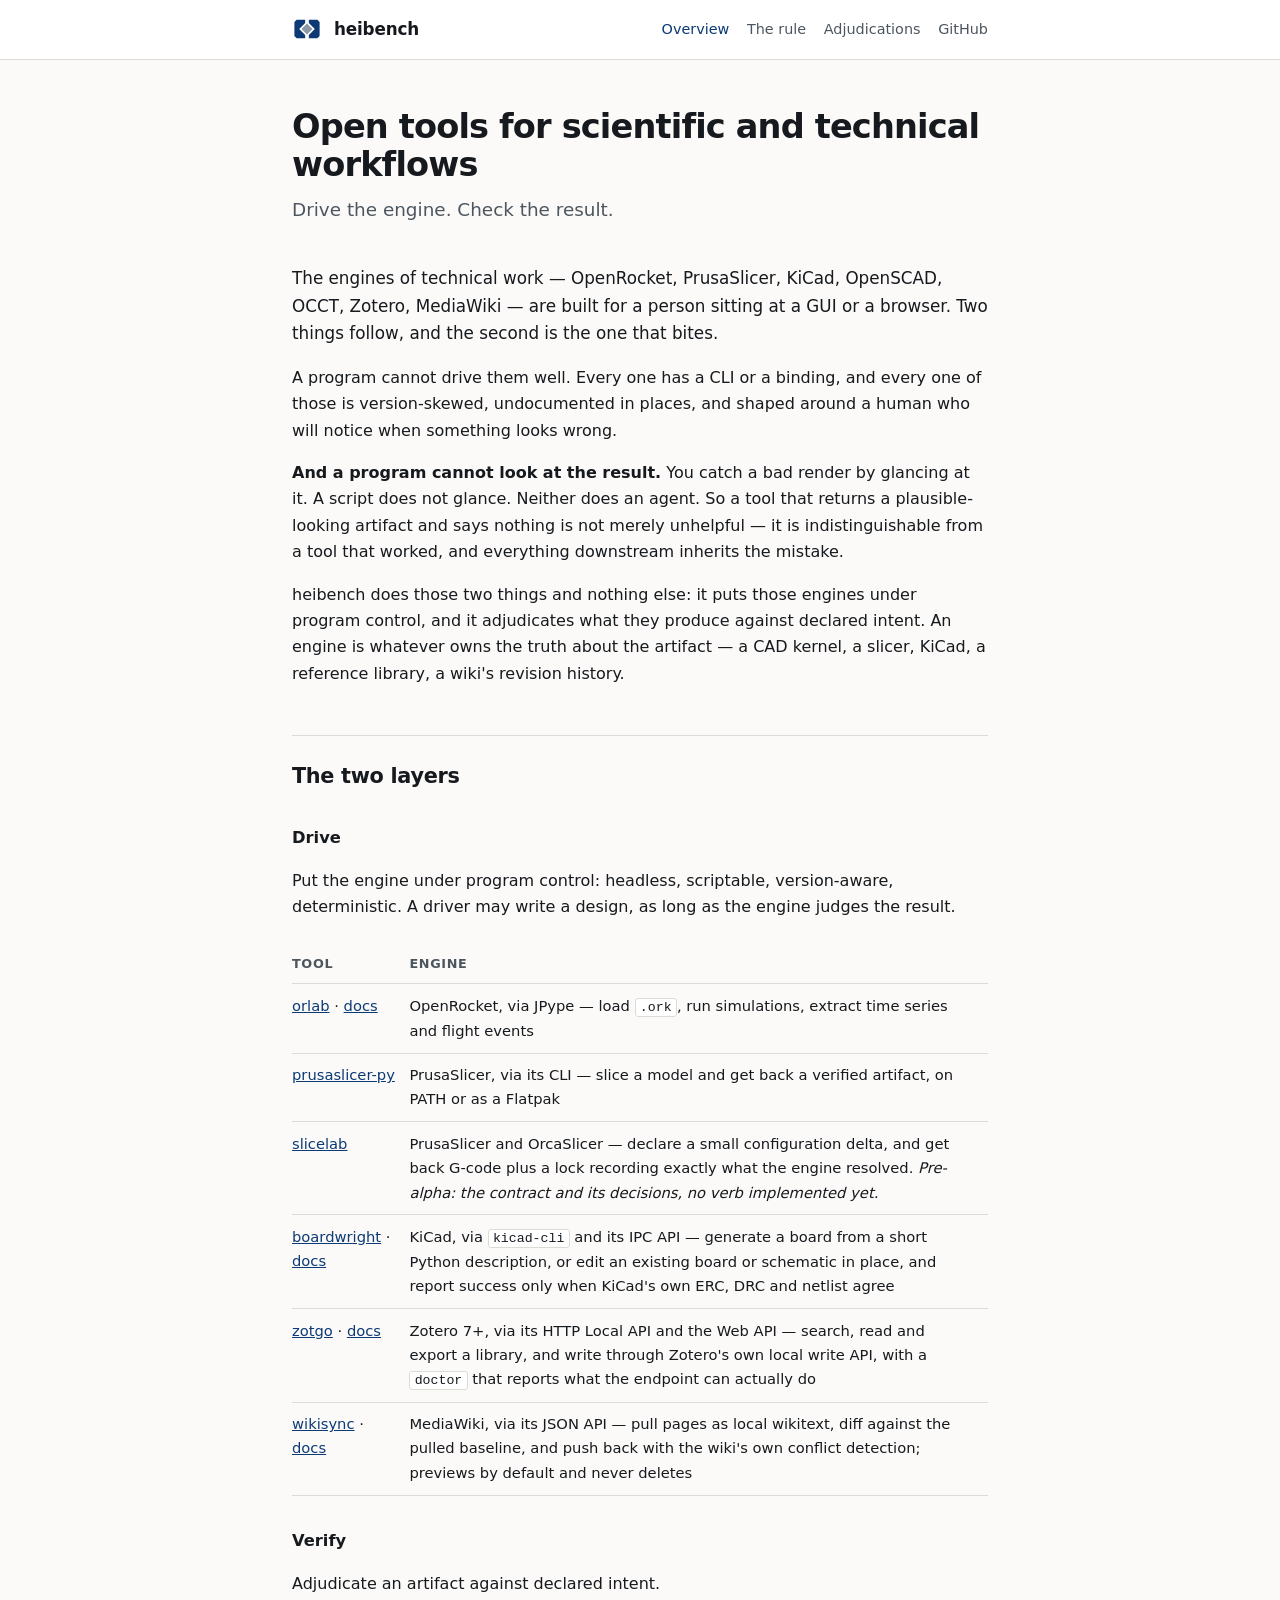
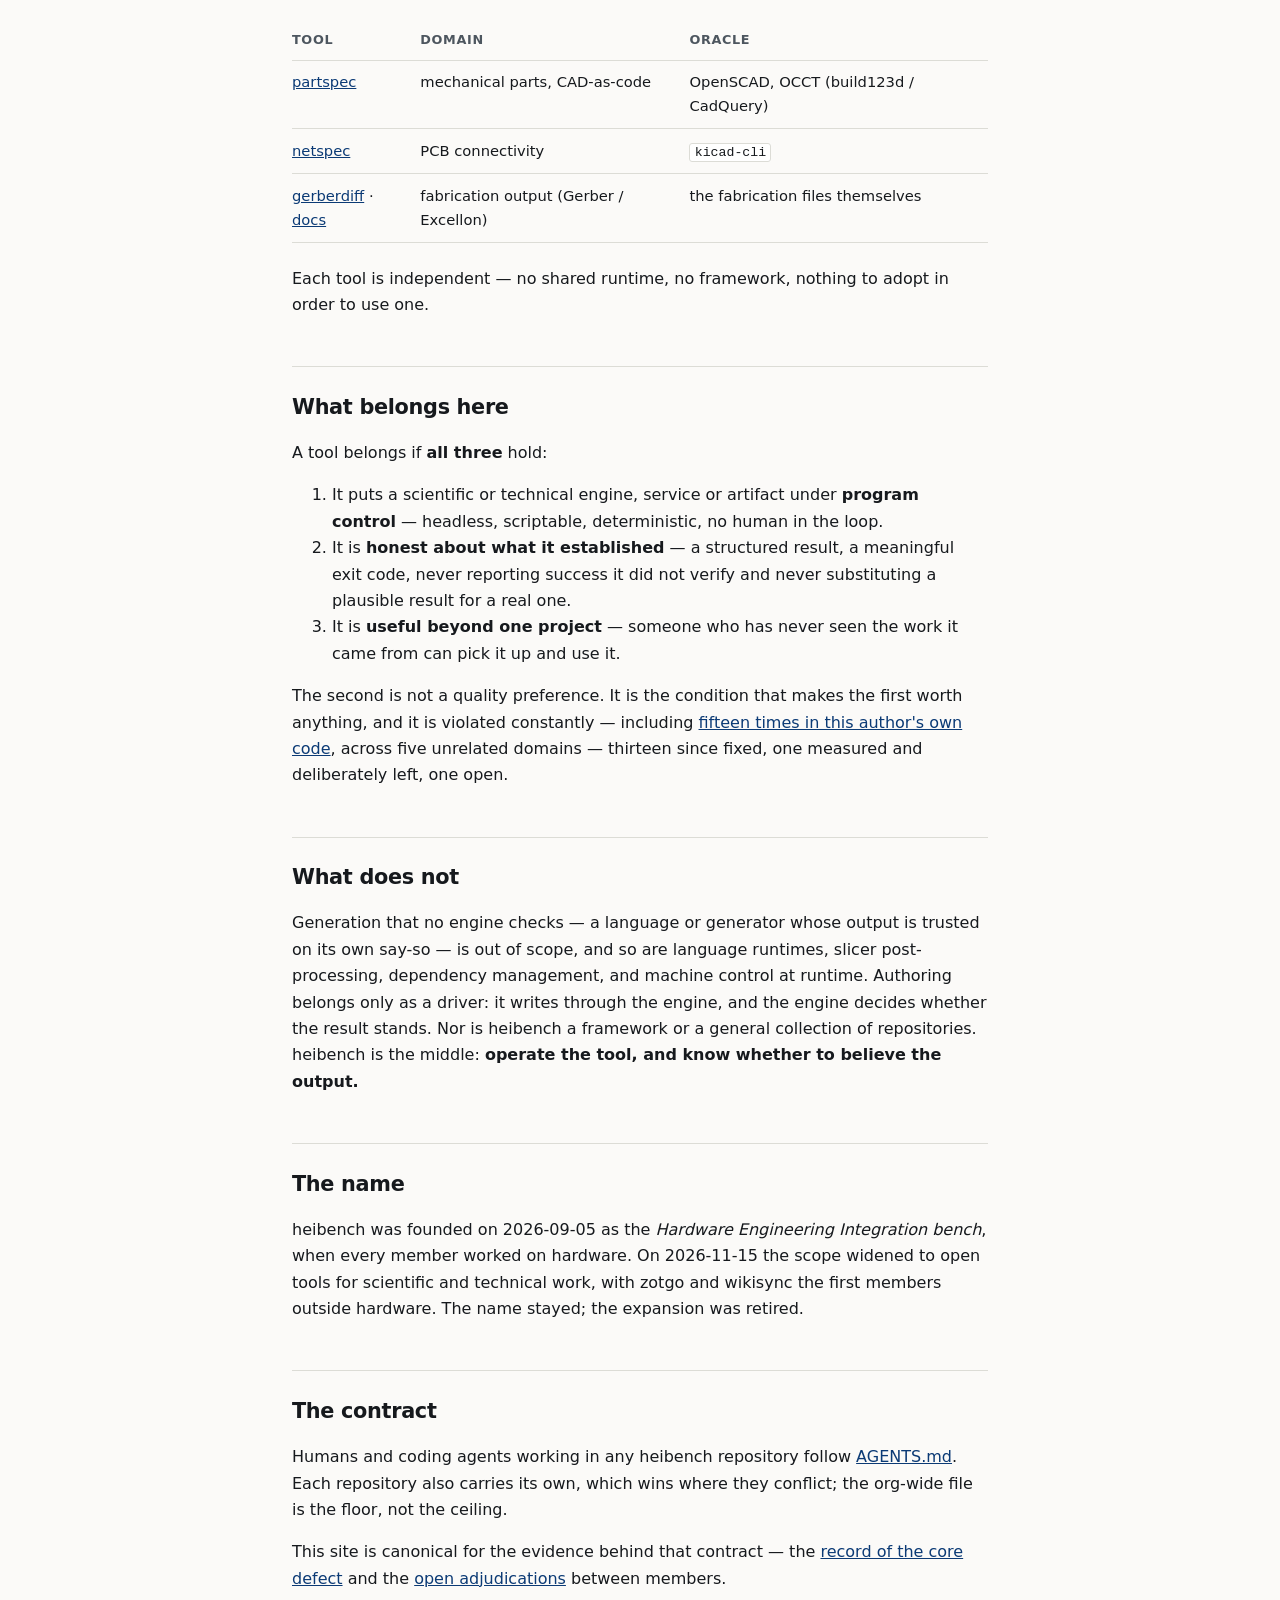
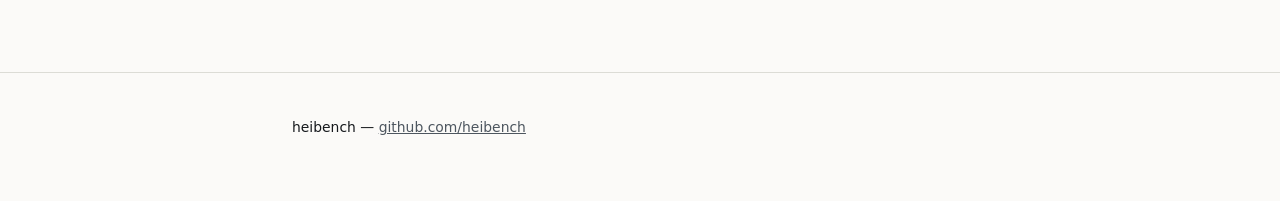
<file: index.html>
<!doctype html>
<html lang="en">
<head>
<meta charset="utf-8">
<meta name="viewport" content="width=device-width, initial-scale=1">
<title>heibench — drive the engine, check the result</title>
<meta name="description" content="Open tools for scientific and technical workflows: put the engines of technical work under program control, and adjudicate what they produce against declared intent.">
<link rel="icon" href="/assets/favicon.svg" type="image/svg+xml">
<link rel="alternate icon" href="/assets/favicon.ico" sizes="any">
<link rel="apple-touch-icon" href="/assets/apple-touch-icon.png">
<link rel="stylesheet" href="/assets/site.css">
</head>
<body>

<header class="site">
  <div class="wrap">
    <img src="/assets/favicon.svg" alt="">
    <a class="home" href="/">heibench</a>
    <nav>
      <a href="/" aria-current="page">Overview</a>
      <a href="/silence.html">The rule</a>
      <a href="/adjudications.html">Adjudications</a>
      <a href="https://github.com/heibench">GitHub</a>
    </nav>
  </div>
</header>

<main class="wrap">

  <h1>Open tools for scientific and technical workflows</h1>
  <p class="tagline">Drive the engine. Check the result.</p>

  <p class="lead">The engines of technical work — OpenRocket, PrusaSlicer, KiCad,
  OpenSCAD, OCCT, Zotero, MediaWiki — are built for a person sitting at a GUI or a
  browser. Two things follow, and the second is the one that bites.</p>

  <p>A program cannot drive them well. Every one has a CLI or a binding, and every one
  of those is version-skewed, undocumented in places, and shaped around a human who
  will notice when something looks wrong.</p>

  <p><strong>And a program cannot look at the result.</strong> You catch a bad render by
  glancing at it. A script does not glance. Neither does an agent. So a tool that
  returns a plausible-looking artifact and says nothing is not merely unhelpful — it
  is indistinguishable from a tool that worked, and everything downstream inherits
  the mistake.</p>

  <p>heibench does those two things and nothing else: it puts those engines under
  program control, and it adjudicates what they produce against declared intent. An
  engine is whatever owns the truth about the artifact — a CAD kernel, a slicer, KiCad,
  a reference library, a wiki's revision history.</p>

  <h2>The two layers</h2>

  <h3>Drive</h3>
  <p>Put the engine under program control: headless, scriptable, version-aware,
  deterministic. A driver may write a design, as long as the engine judges the result.</p>

  <div class="scroll">
  <table>
    <thead><tr><th>Tool</th><th>Engine</th></tr></thead>
    <tbody>
      <tr>
        <td><a href="https://github.com/heibench/orlab">orlab</a> · <a href="/orlab/">docs</a></td>
        <td>OpenRocket, via JPype — load <code>.ork</code>, run simulations, extract
        time series and flight events</td>
      </tr>
      <tr>
        <td><a href="https://github.com/heibench/prusaslicer-py">prusaslicer-py</a></td>
        <td>PrusaSlicer, via its CLI — slice a model and get back a verified artifact,
        on PATH or as a Flatpak</td>
      </tr>
      <tr>
        <td><a href="https://github.com/heibench/slicelab">slicelab</a></td>
        <td>PrusaSlicer and OrcaSlicer — declare a small configuration delta, and get back
        G-code plus a lock recording exactly what the engine resolved.
        <em>Pre-alpha: the contract and its decisions, no verb implemented yet.</em></td>
      </tr>
      <tr>
        <td><a href="https://github.com/heibench/boardwright">boardwright</a> · <a href="/boardwright/">docs</a></td>
        <td>KiCad, via <code>kicad-cli</code> and its IPC API — generate a board from a short
        Python description, or edit an existing board or schematic in place, and report
        success only when KiCad's own ERC, DRC and netlist agree</td>
      </tr>
      <tr>
        <td><a href="https://github.com/heibench/zotgo">zotgo</a> · <a href="/zotgo/">docs</a></td>
        <td>Zotero 7+, via its HTTP Local API and the Web API — search, read and export a
        library, and write through Zotero's own local write API, with a <code>doctor</code>
        that reports what the endpoint can actually do</td>
      </tr>
      <tr>
        <td><a href="https://github.com/heibench/wikisync">wikisync</a> · <a href="/wikisync/">docs</a></td>
        <td>MediaWiki, via its JSON API — pull pages as local wikitext, diff against the
        pulled baseline, and push back with the wiki's own conflict detection; previews
        by default and never deletes</td>
      </tr>
    </tbody>
  </table>
  </div>

  <h3>Verify</h3>
  <p>Adjudicate an artifact against declared intent.</p>

  <div class="scroll">
  <table>
    <thead><tr><th>Tool</th><th>Domain</th><th>Oracle</th></tr></thead>
    <tbody>
      <tr>
        <td><a href="https://github.com/heibench/partspec">partspec</a></td>
        <td>mechanical parts, CAD-as-code</td>
        <td>OpenSCAD, OCCT (build123d / CadQuery)</td>
      </tr>
      <tr>
        <td><a href="https://github.com/heibench/netspec">netspec</a></td>
        <td>PCB connectivity</td>
        <td><code>kicad-cli</code></td>
      </tr>
      <tr>
        <td><a href="https://github.com/heibench/gerberdiff">gerberdiff</a> · <a href="/gerberdiff/">docs</a></td>
        <td>fabrication output (Gerber / Excellon)</td>
        <td>the fabrication files themselves</td>
      </tr>
    </tbody>
  </table>
  </div>

  <p>Each tool is independent — no shared runtime, no framework, nothing to adopt in
  order to use one.</p>

  <h2>What belongs here</h2>

  <p>A tool belongs if <strong>all three</strong> hold:</p>

  <ol>
    <li>It puts a scientific or technical engine, service or artifact under
    <strong>program control</strong> — headless, scriptable, deterministic, no human in
    the loop.</li>
    <li>It is <strong>honest about what it established</strong> — a structured result, a
    meaningful exit code, never reporting success it did not verify and never
    substituting a plausible result for a real one.</li>
    <li>It is <strong>useful beyond one project</strong> — someone who has never seen the
    work it came from can pick it up and use it.</li>
  </ol>

  <p>The second is not a quality preference. It is the condition that makes the first
  worth anything, and it is violated constantly — including
  <a href="/silence.html">fifteen times in this author's own code</a>, across five
  unrelated domains &mdash; thirteen since fixed, one measured and deliberately left,
  one open.</p>

  <h2>What does not</h2>

  <p>Generation that no engine checks — a language or generator whose output is
  trusted on its own say-so — is out of scope, and so are language runtimes, slicer
  post-processing, dependency management, and machine control at runtime. Authoring
  belongs only as a driver: it writes through the engine, and the engine decides whether
  the result stands. Nor is heibench a framework or a general collection of
  repositories. heibench is the middle: <strong>operate the tool, and know whether to
  believe the output.</strong></p>

  <h2>The name</h2>

  <p>heibench was founded on 2026-09-05 as the <em>Hardware Engineering Integration
  bench</em>, when every member worked on hardware. On 2026-11-15 the scope
  widened to open tools for scientific and technical work, with zotgo and wikisync the
  first members outside hardware. The name stayed; the expansion was retired.</p>

  <h2>The contract</h2>

  <p>Humans and coding agents working in any heibench repository follow
  <a href="https://github.com/heibench/.github/blob/main/AGENTS.md">AGENTS.md</a>.
  Each repository also carries its own, which wins where they conflict; the org-wide
  file is the floor, not the ceiling.</p>

  <p>This site is canonical for the evidence behind that contract — the
  <a href="/silence.html">record of the core defect</a> and the
  <a href="/adjudications.html">open adjudications</a> between members.</p>

</main>

<footer class="site">
  <div class="wrap">
    <p>heibench — <a href="https://github.com/heibench">github.com/heibench</a></p>
  </div>
</footer>

</body>
</html>
</file>
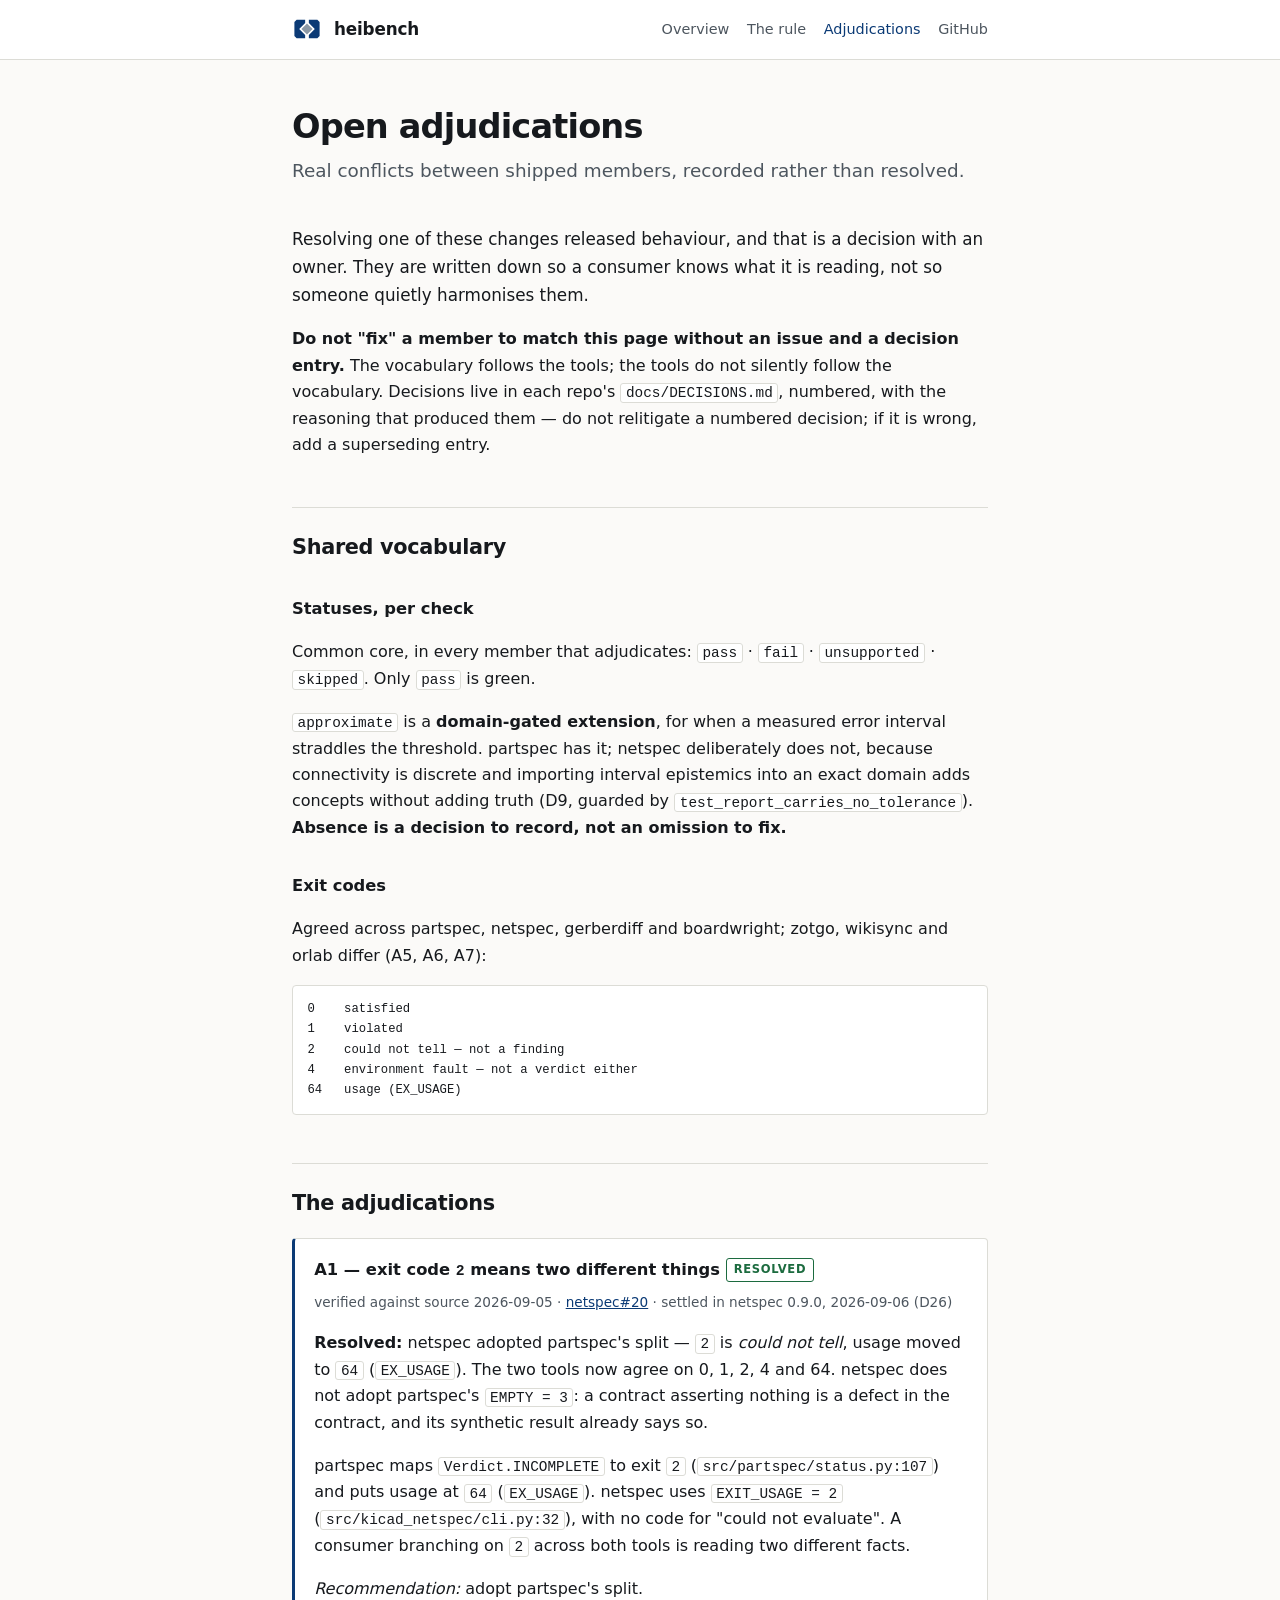
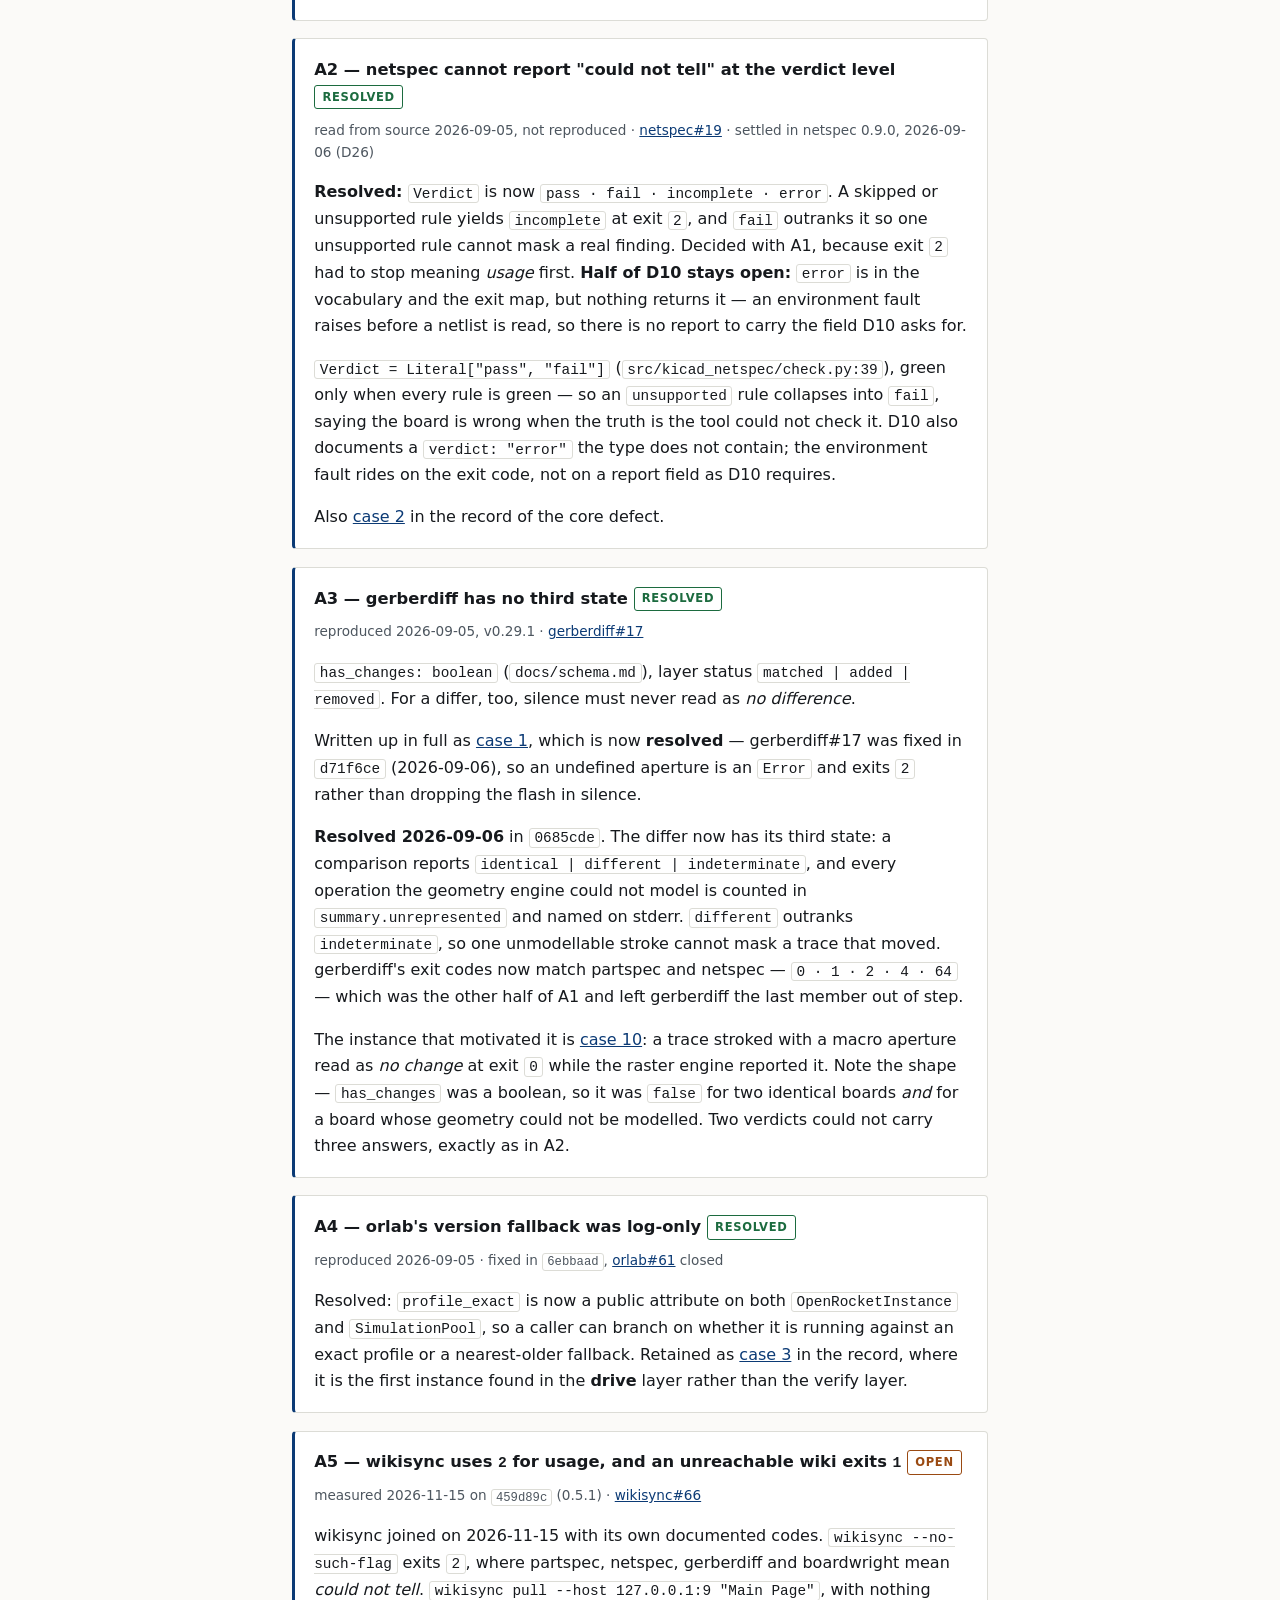
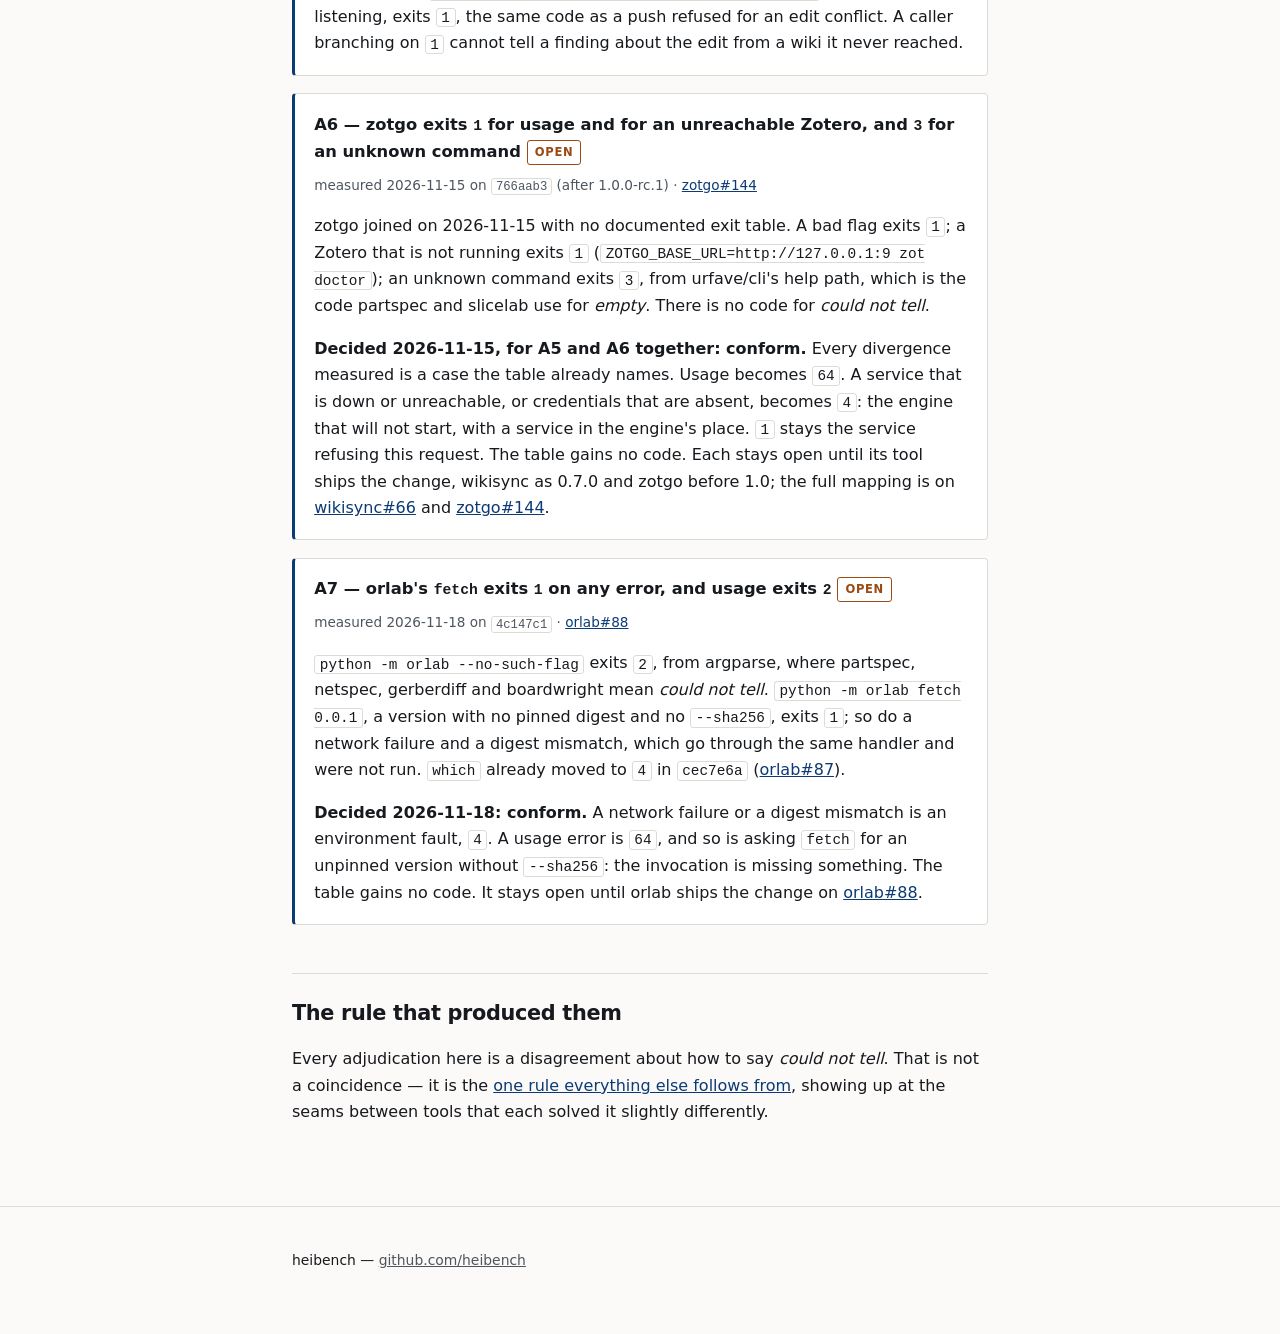
<file: adjudications.html>
<!doctype html>
<html lang="en">
<head>
<meta charset="utf-8">
<meta name="viewport" content="width=device-width, initial-scale=1">
<title>Open adjudications — heibench</title>
<meta name="description" content="Real conflicts between shipped heibench members, recorded rather than resolved.">
<link rel="icon" href="/assets/favicon.svg" type="image/svg+xml">
<link rel="alternate icon" href="/assets/favicon.ico" sizes="any">
<link rel="apple-touch-icon" href="/assets/apple-touch-icon.png">
<link rel="stylesheet" href="/assets/site.css">
</head>
<body>

<header class="site">
  <div class="wrap">
    <img src="/assets/favicon.svg" alt="">
    <a class="home" href="/">heibench</a>
    <nav>
      <a href="/">Overview</a>
      <a href="/silence.html">The rule</a>
      <a href="/adjudications.html" aria-current="page">Adjudications</a>
      <a href="https://github.com/heibench">GitHub</a>
    </nav>
  </div>
</header>

<main class="wrap">

  <h1>Open adjudications</h1>
  <p class="tagline">Real conflicts between shipped members, recorded rather than
  resolved.</p>

  <p class="lead">Resolving one of these changes released behaviour, and that is a
  decision with an owner. They are written down so a consumer knows what it is
  reading, not so someone quietly harmonises them.</p>

  <p><strong>Do not "fix" a member to match this page without an issue and a decision
  entry.</strong> The vocabulary follows the tools; the tools do not silently follow
  the vocabulary. Decisions live in each repo's <code>docs/DECISIONS.md</code>,
  numbered, with the reasoning that produced them — do not relitigate a numbered
  decision; if it is wrong, add a superseding entry.</p>

  <h2>Shared vocabulary</h2>

  <h3>Statuses, per check</h3>
  <p>Common core, in every member that adjudicates: <code>pass</code> ·
  <code>fail</code> · <code>unsupported</code> · <code>skipped</code>. Only
  <code>pass</code> is green.</p>

  <p><code>approximate</code> is a <strong>domain-gated extension</strong>, for when a
  measured error interval straddles the threshold. partspec has it; netspec
  deliberately does not, because connectivity is discrete and importing interval
  epistemics into an exact domain adds concepts without adding truth (D9, guarded by
  <code>test_report_carries_no_tolerance</code>). <strong>Absence is a decision to
  record, not an omission to fix.</strong></p>

  <h3>Exit codes</h3>
  <p>Agreed across partspec, netspec, gerberdiff and boardwright; zotgo, wikisync and
  orlab differ (A5, A6, A7):</p>
<pre><code>0    satisfied
1    violated
2    could not tell — not a finding
4    environment fault — not a verdict either
64   usage (EX_USAGE)</code></pre>

  <h2>The adjudications</h2>

  <div class="case">
    <h3>A1 — exit code <code>2</code> means two different things
      <span class="tag resolved">resolved</span></h3>
    <p class="meta">verified against source 2026-09-05 ·
      <a href="https://github.com/heibench/netspec/issues/20">netspec#20</a> ·
      settled in netspec 0.9.0, 2026-09-06 (D26)</p>
    <p><strong>Resolved:</strong> netspec adopted partspec's split —
    <code>2</code> is <em>could not tell</em>, usage moved to <code>64</code>
    (<code>EX_USAGE</code>). The two tools now agree on 0, 1, 2, 4 and 64. netspec
    does not adopt partspec's <code>EMPTY = 3</code>: a contract asserting nothing is a
    defect in the contract, and its synthetic result already says so.</p>
    <p>partspec maps <code>Verdict.INCOMPLETE</code> to exit <code>2</code>
    (<code>src/partspec/status.py:107</code>) and puts usage at <code>64</code>
    (<code>EX_USAGE</code>). netspec uses <code>EXIT_USAGE = 2</code>
    (<code>src/kicad_netspec/cli.py:32</code>), with no code for "could not evaluate".
    A consumer branching on <code>2</code> across both tools is reading two different
    facts.</p>
    <p><em>Recommendation:</em> adopt partspec's split.</p>
  </div>

  <div class="case">
    <h3>A2 — netspec cannot report "could not tell" at the verdict level
      <span class="tag resolved">resolved</span></h3>
    <p class="meta">read from source 2026-09-05, not reproduced ·
      <a href="https://github.com/heibench/netspec/issues/19">netspec#19</a> ·
      settled in netspec 0.9.0, 2026-09-06 (D26)</p>
    <p><strong>Resolved:</strong> <code>Verdict</code> is now
    <code>pass · fail · incomplete · error</code>. A skipped or unsupported rule yields
    <code>incomplete</code> at exit <code>2</code>, and <code>fail</code> outranks it so
    one unsupported rule cannot mask a real finding. Decided with A1, because exit
    <code>2</code> had to stop meaning <em>usage</em> first. <strong>Half of D10 stays
    open:</strong> <code>error</code> is in the vocabulary and the exit map, but nothing
    returns it — an environment fault raises before a netlist is read, so there is no
    report to carry the field D10 asks for.</p>
    <p><code>Verdict = Literal["pass", "fail"]</code>
    (<code>src/kicad_netspec/check.py:39</code>), green only when every rule is green —
    so an <code>unsupported</code> rule collapses into <code>fail</code>, saying the
    board is wrong when the truth is the tool could not check it. D10 also documents a
    <code>verdict: "error"</code> the type does not contain; the environment fault
    rides on the exit code, not on a report field as D10 requires.</p>
    <p>Also <a href="/silence.html">case 2</a> in the record of the core defect.</p>
  </div>

  <div class="case">
    <h3>A3 — gerberdiff has no third state
      <span class="tag resolved">resolved</span></h3>
    <p class="meta">reproduced 2026-09-05, v0.29.1 ·
      <a href="https://github.com/heibench/gerberdiff/issues/17">gerberdiff#17</a></p>
    <p><code>has_changes: boolean</code> (<code>docs/schema.md</code>), layer status
    <code>matched | added | removed</code>. For a differ, too, silence must never read
    as <em>no difference</em>.</p>
    <p>Written up in full as <a href="/silence.html">case 1</a>, which is now
    <strong>resolved</strong> — gerberdiff#17 was fixed in <code>d71f6ce</code>
    (2026-09-06), so an undefined aperture is an <code>Error</code> and exits
    <code>2</code> rather than dropping the flash in silence.</p>
    <p><strong>Resolved 2026-09-06</strong> in <code>0685cde</code>. The differ now has
    its third state: a comparison reports
    <code>identical | different | indeterminate</code>, and every operation the geometry
    engine could not model is counted in <code>summary.unrepresented</code> and named on
    stderr. <code>different</code> outranks <code>indeterminate</code>, so one
    unmodellable stroke cannot mask a trace that moved. gerberdiff's exit codes now match
    partspec and netspec — <code>0 · 1 · 2 · 4 · 64</code> — which was the other half of
    A1 and left gerberdiff the last member out of step.</p>
    <p>The instance that motivated it is
    <a href="/silence.html">case 10</a>: a trace stroked with a macro aperture read as
    <em>no change</em> at exit <code>0</code> while the raster engine reported it. Note
    the shape — <code>has_changes</code> was a boolean, so it was <code>false</code> for
    two identical boards <em>and</em> for a board whose geometry could not be modelled.
    Two verdicts could not carry three answers, exactly as in A2.</p>
  </div>

  <div class="case">
    <h3>A4 — orlab's version fallback was log-only
      <span class="tag resolved">resolved</span></h3>
    <p class="meta">reproduced 2026-09-05 · fixed in <code>6ebbaad</code>,
      <a href="https://github.com/heibench/orlab/issues/61">orlab#61</a> closed</p>
    <p>Resolved: <code>profile_exact</code> is now a public attribute on both
    <code>OpenRocketInstance</code> and <code>SimulationPool</code>, so a caller can
    branch on whether it is running against an exact profile or a nearest-older
    fallback. Retained as <a href="/silence.html">case 3</a> in the record, where it is
    the first instance found in the <strong>drive</strong> layer rather than the verify
    layer.</p>
  </div>

  <div class="case">
    <h3>A5 — wikisync uses <code>2</code> for usage, and an unreachable wiki exits <code>1</code>
      <span class="tag open">open</span></h3>
    <p class="meta">measured 2026-11-15 on <code>459d89c</code> (0.5.1) ·
      <a href="https://github.com/heibench/wikisync/issues/66">wikisync#66</a></p>
    <p>wikisync joined on 2026-11-15 with its own documented codes. <code>wikisync
    --no-such-flag</code> exits <code>2</code>, where partspec, netspec, gerberdiff and
    boardwright mean <em>could not tell</em>. <code>wikisync pull --host 127.0.0.1:9 "Main Page"</code>, with
    nothing listening, exits <code>1</code>, the same code as a push refused for an edit
    conflict. A caller branching on <code>1</code> cannot tell a finding about the
    edit from a wiki it never reached.</p>
  </div>

  <div class="case">
    <h3>A6 — zotgo exits <code>1</code> for usage and for an unreachable Zotero, and <code>3</code> for an unknown command
      <span class="tag open">open</span></h3>
    <p class="meta">measured 2026-11-15 on <code>766aab3</code> (after 1.0.0-rc.1) ·
      <a href="https://github.com/heibench/zotgo/issues/144">zotgo#144</a></p>
    <p>zotgo joined on 2026-11-15 with no documented exit table. A bad flag exits
    <code>1</code>; a Zotero that is not running exits <code>1</code>
    (<code>ZOTGO_BASE_URL=http://127.0.0.1:9 zot doctor</code>); an unknown command
    exits <code>3</code>, from urfave/cli's help path, which is the code partspec and
    slicelab use for <em>empty</em>. There is no code for <em>could not tell</em>.</p>
    <p><strong>Decided 2026-11-15, for A5 and A6 together: conform.</strong> Every
    divergence measured is a case the table already names. Usage becomes
    <code>64</code>. A service that is down or unreachable, or credentials that are
    absent, becomes <code>4</code>: the engine that will not start, with a service in
    the engine's place. <code>1</code> stays the service refusing this request. The
    table gains no code. Each stays open until its tool ships the change, wikisync as
    0.7.0 and zotgo before 1.0; the full mapping is on
    <a href="https://github.com/heibench/wikisync/issues/66">wikisync#66</a> and
    <a href="https://github.com/heibench/zotgo/issues/144">zotgo#144</a>.</p>
  </div>

  <div class="case">
    <h3>A7 — orlab's <code>fetch</code> exits <code>1</code> on any error, and usage exits <code>2</code>
      <span class="tag open">open</span></h3>
    <p class="meta">measured 2026-11-18 on <code>4c147c1</code> ·
      <a href="https://github.com/heibench/orlab/issues/88">orlab#88</a></p>
    <p><code>python -m orlab --no-such-flag</code> exits <code>2</code>, from argparse,
    where partspec, netspec, gerberdiff and boardwright mean <em>could not tell</em>.
    <code>python -m orlab fetch 0.0.1</code>, a version with no pinned digest and no
    <code>--sha256</code>, exits <code>1</code>; so do a network failure and a digest
    mismatch, which go through the same handler and were not run. <code>which</code>
    already moved to <code>4</code> in <code>cec7e6a</code>
    (<a href="https://github.com/heibench/orlab/issues/87">orlab#87</a>).</p>
    <p><strong>Decided 2026-11-18: conform.</strong> A network failure or a digest
    mismatch is an environment fault, <code>4</code>. A usage error is
    <code>64</code>, and so is asking <code>fetch</code> for an unpinned version
    without <code>--sha256</code>: the invocation is missing something. The table
    gains no code. It stays open until orlab ships the change on
    <a href="https://github.com/heibench/orlab/issues/88">orlab#88</a>.</p>
  </div>

  <h2>The rule that produced them</h2>

  <p>Every adjudication here is a disagreement about how to say <em>could not tell</em>.
  That is not a coincidence — it is the
  <a href="/silence.html">one rule everything else follows from</a>, showing up at the
  seams between tools that each solved it slightly differently.</p>

</main>

<footer class="site">
  <div class="wrap">
    <p>heibench — <a href="https://github.com/heibench">github.com/heibench</a></p>
  </div>
</footer>

</body>
</html>
</file>
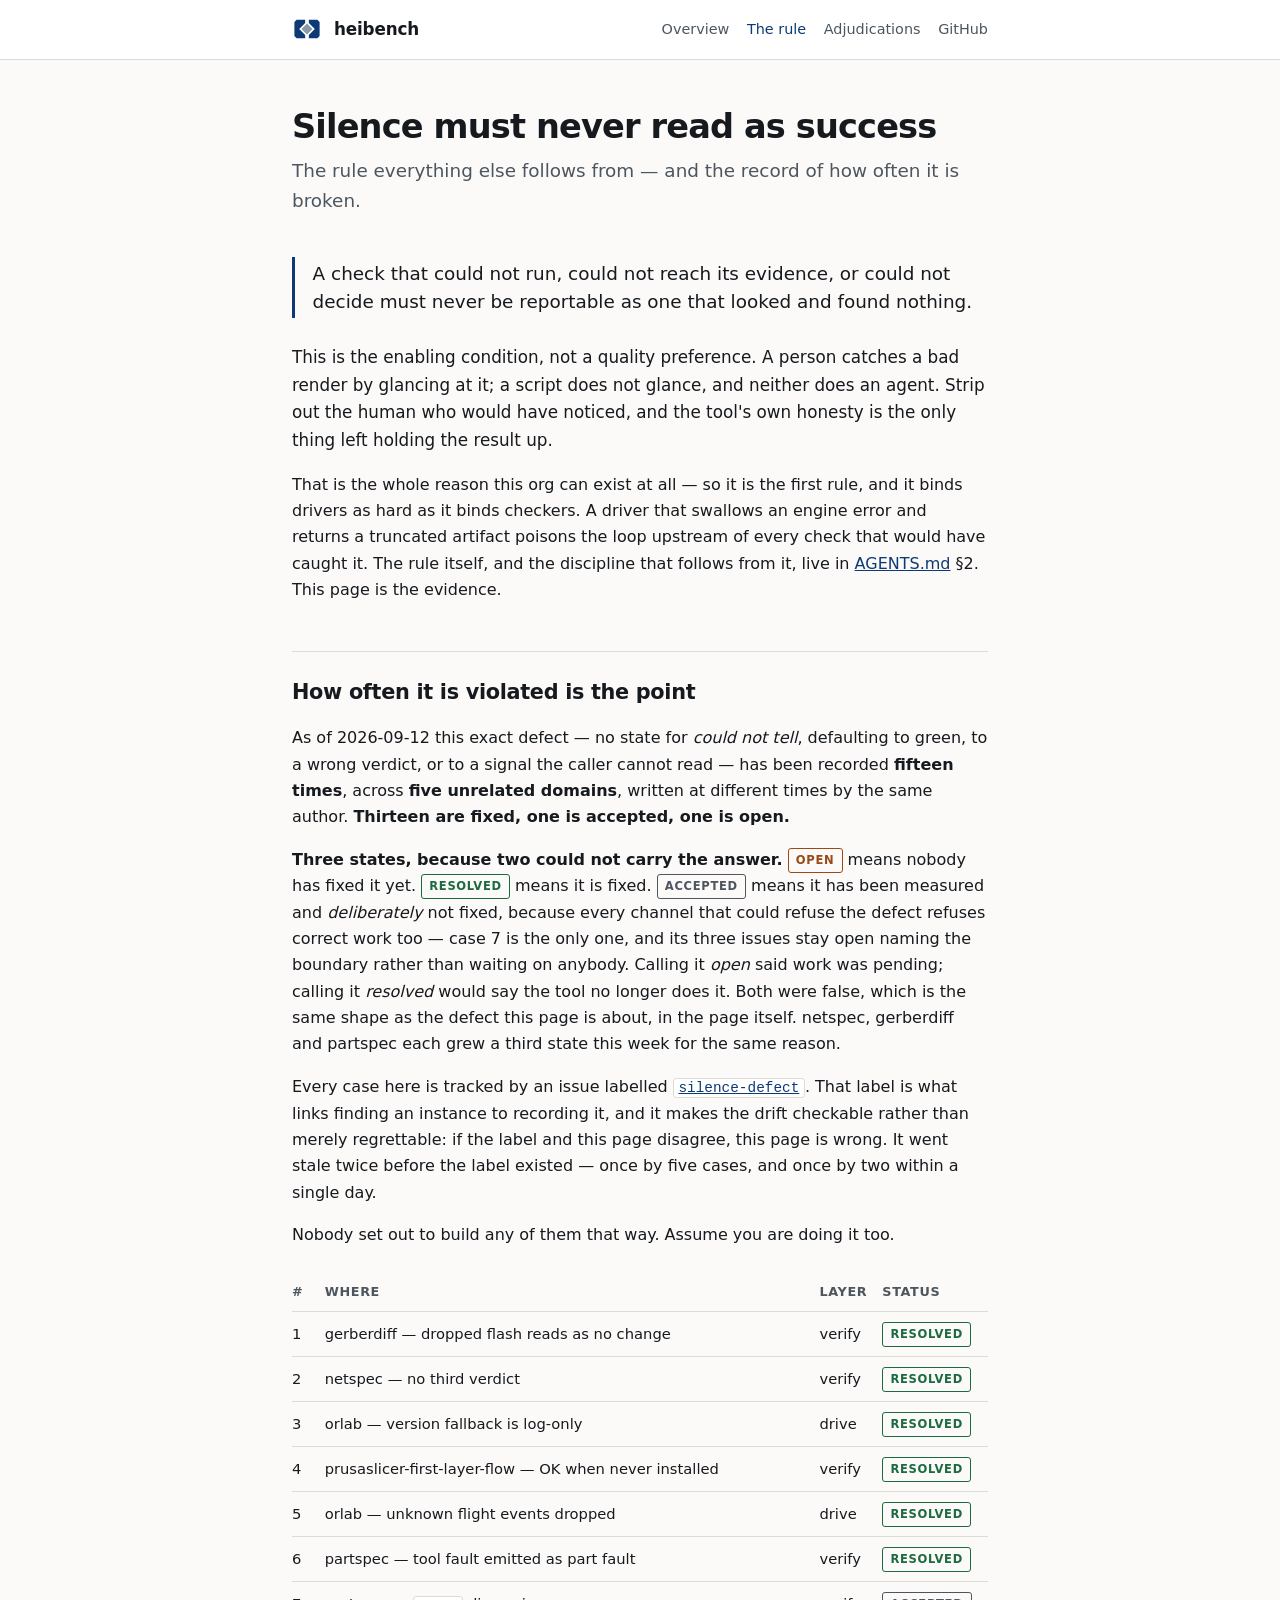
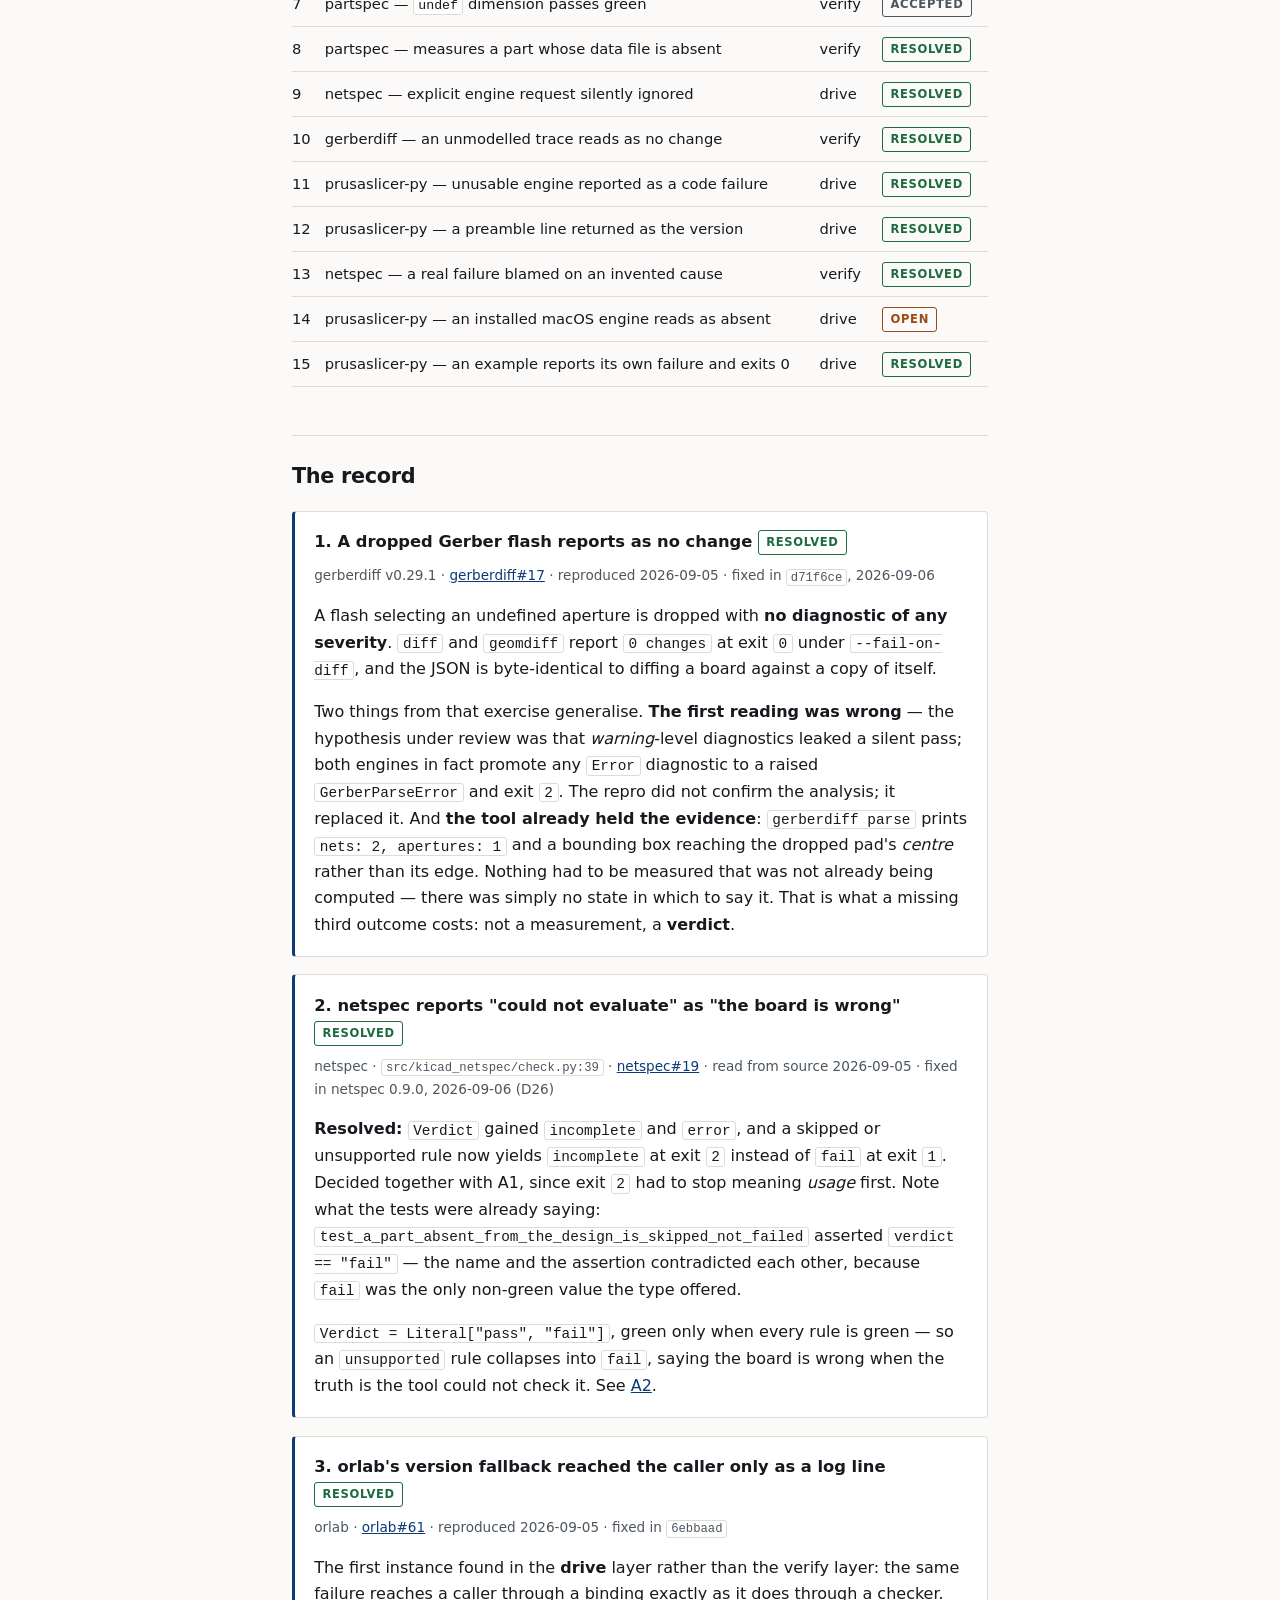
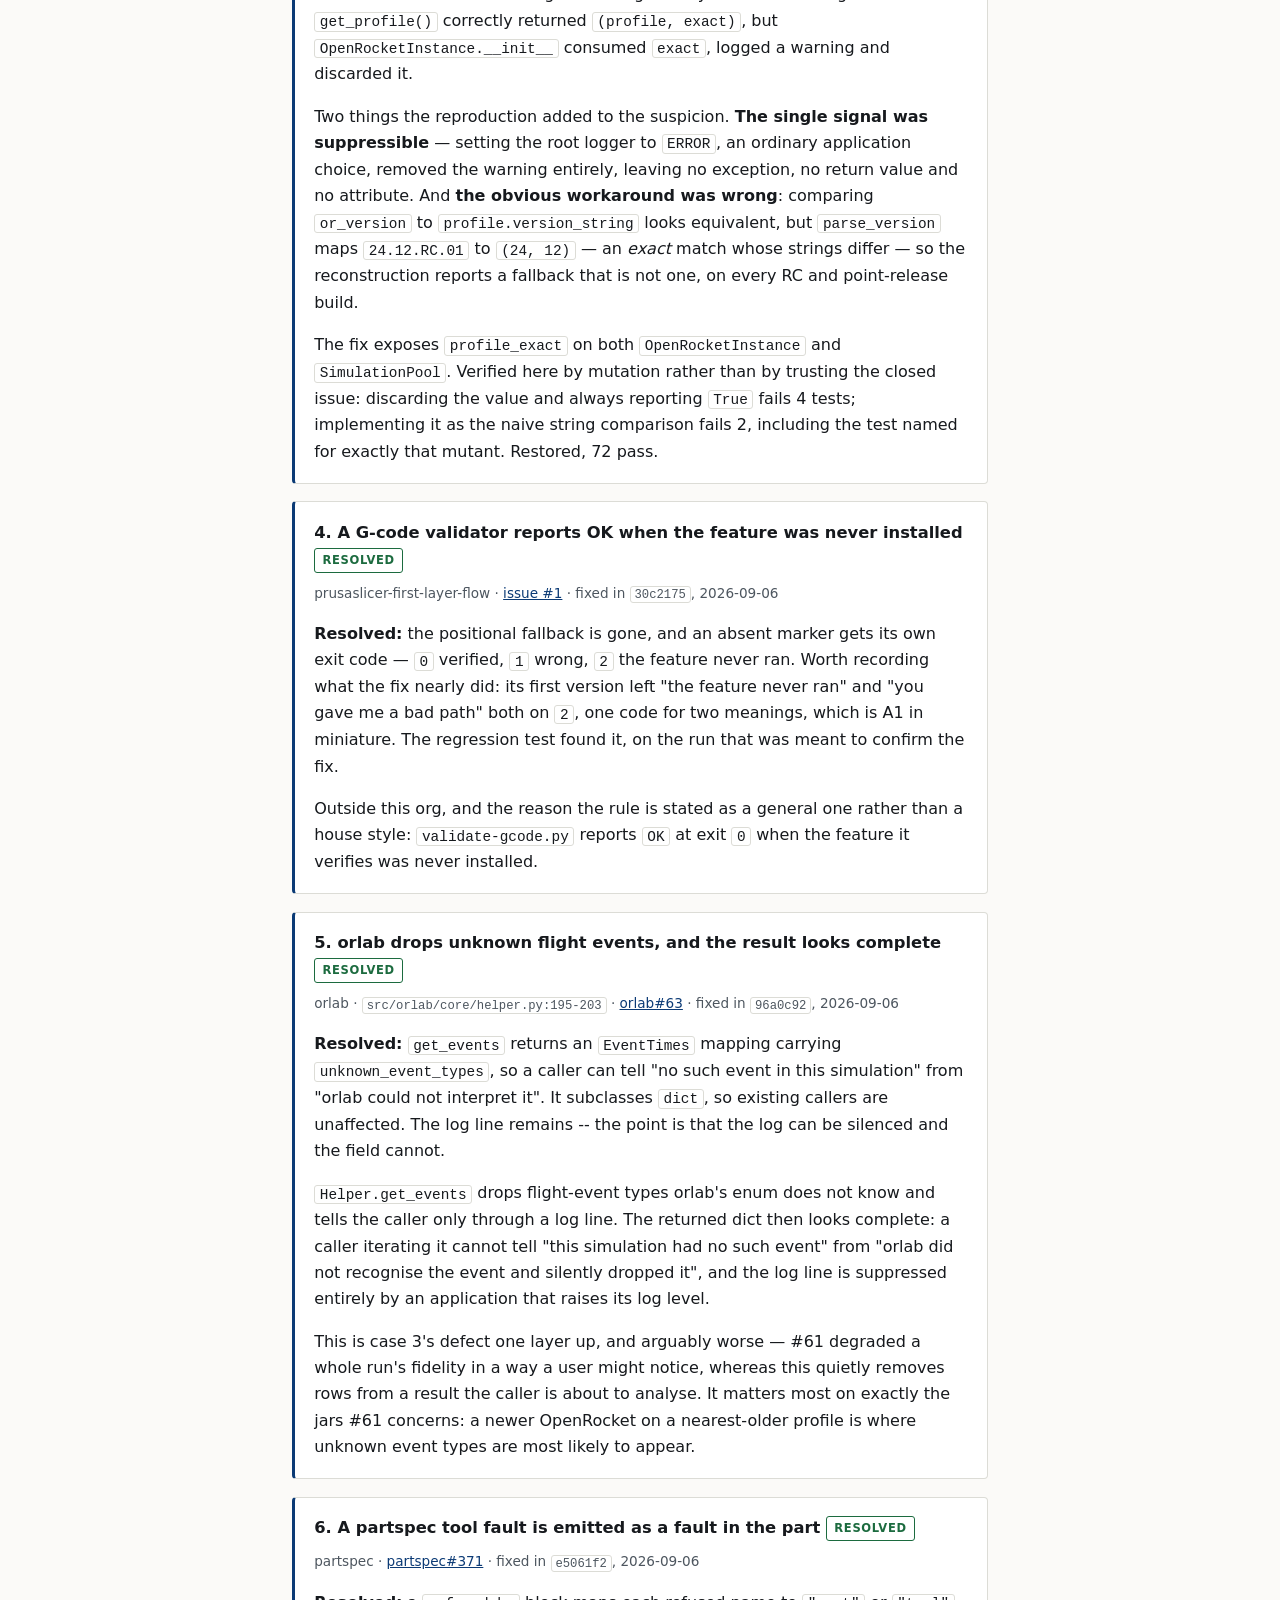
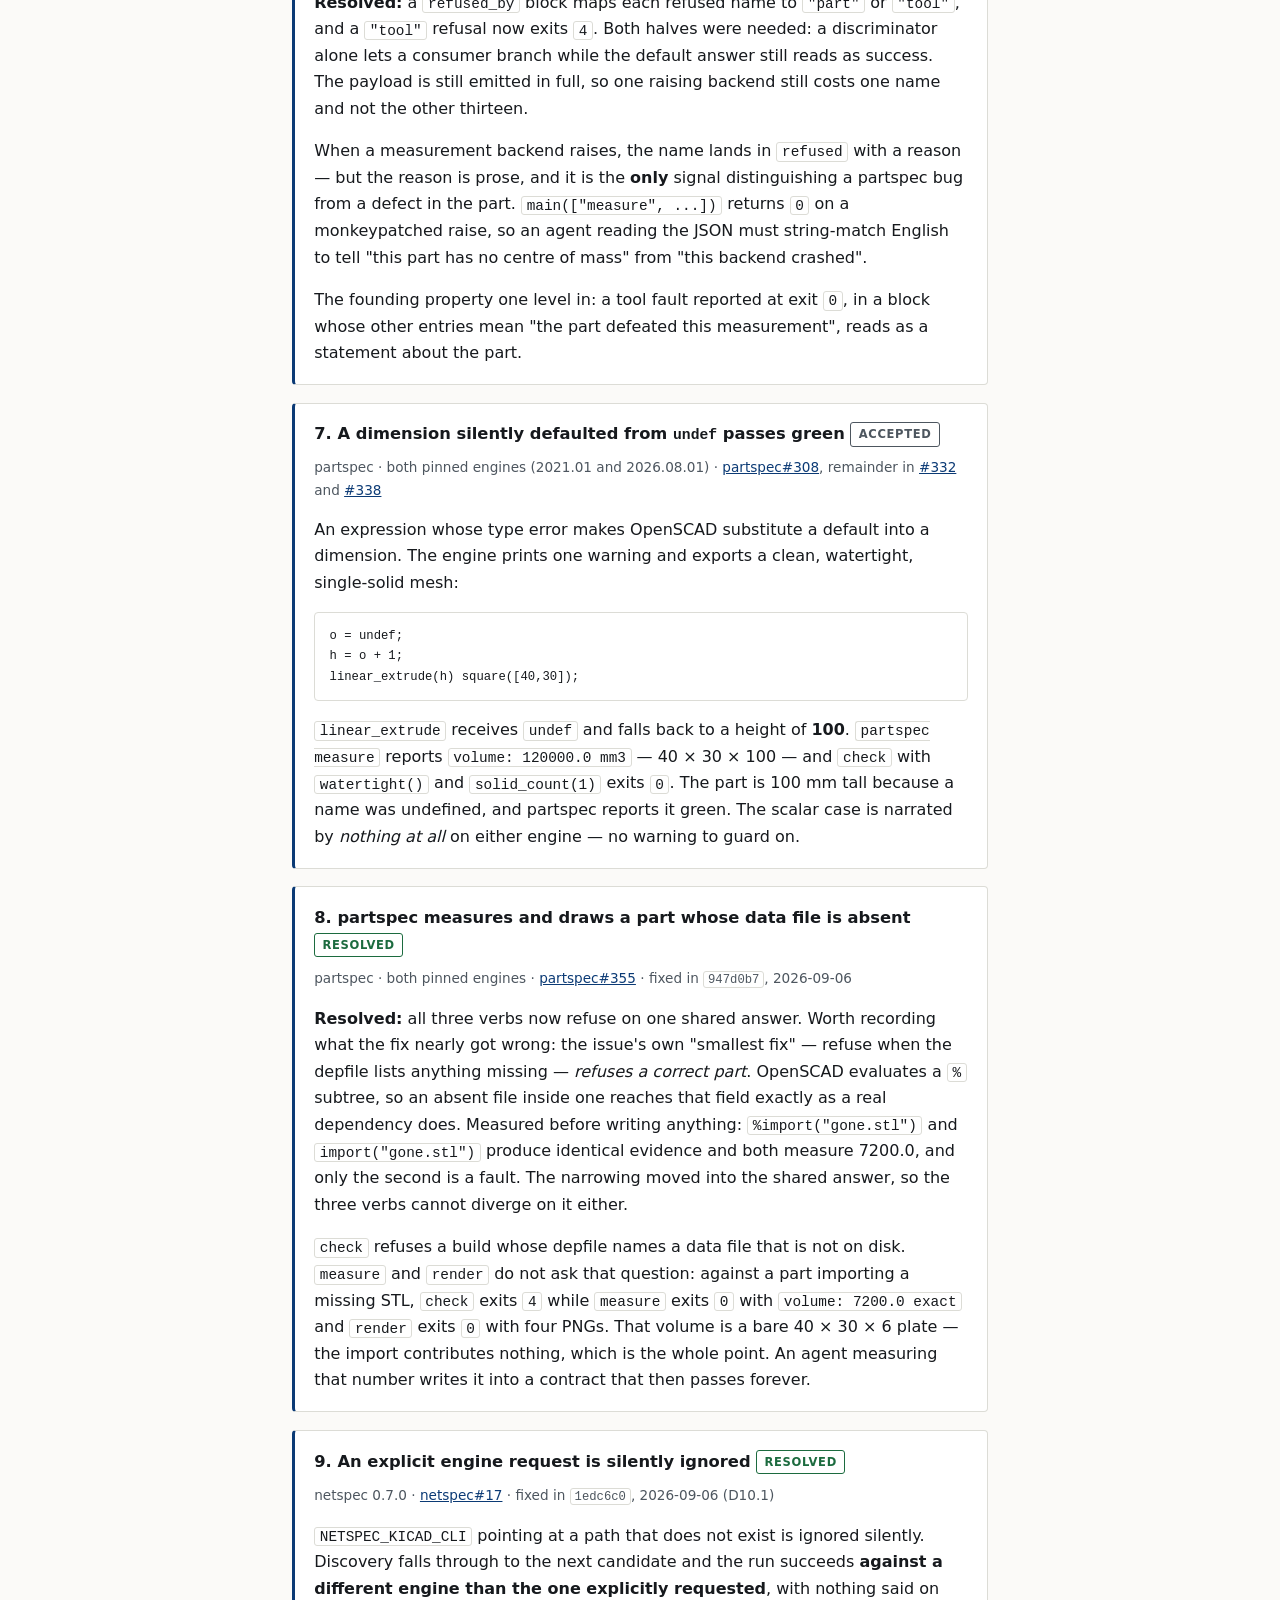
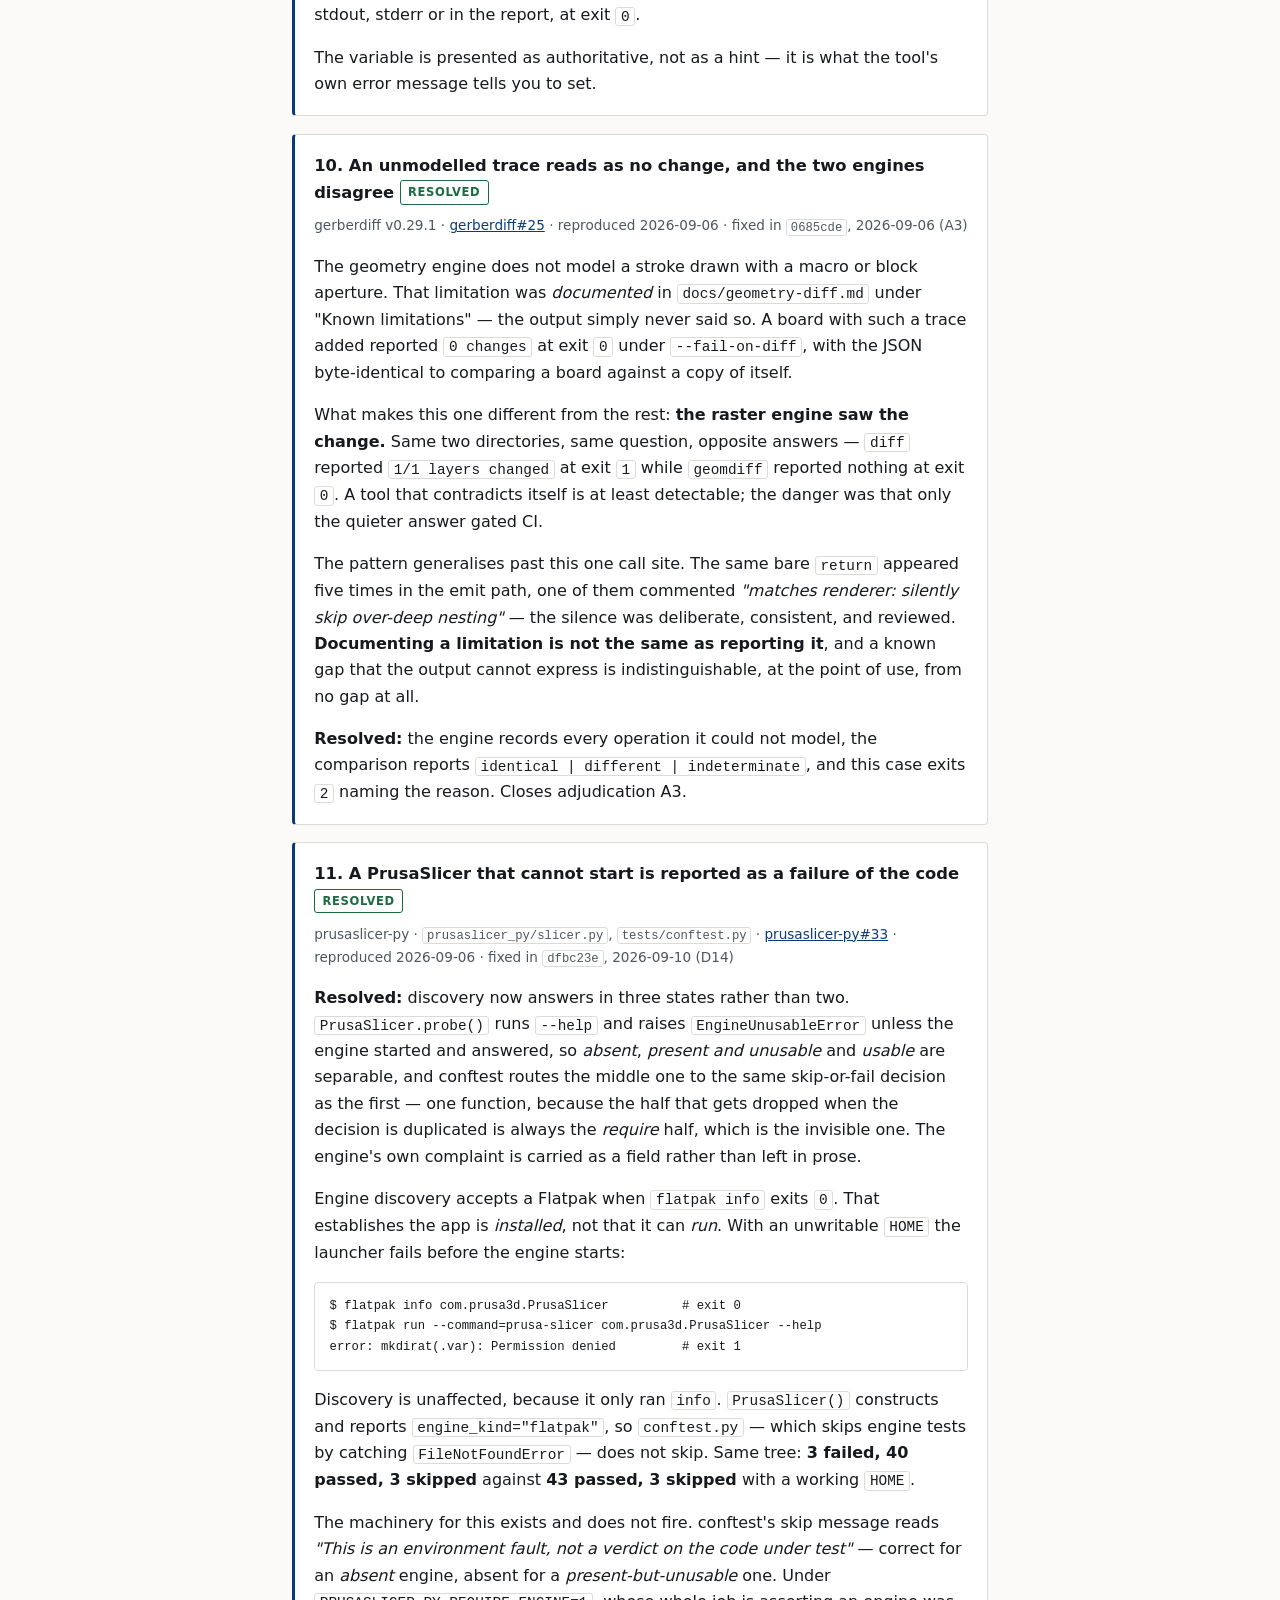
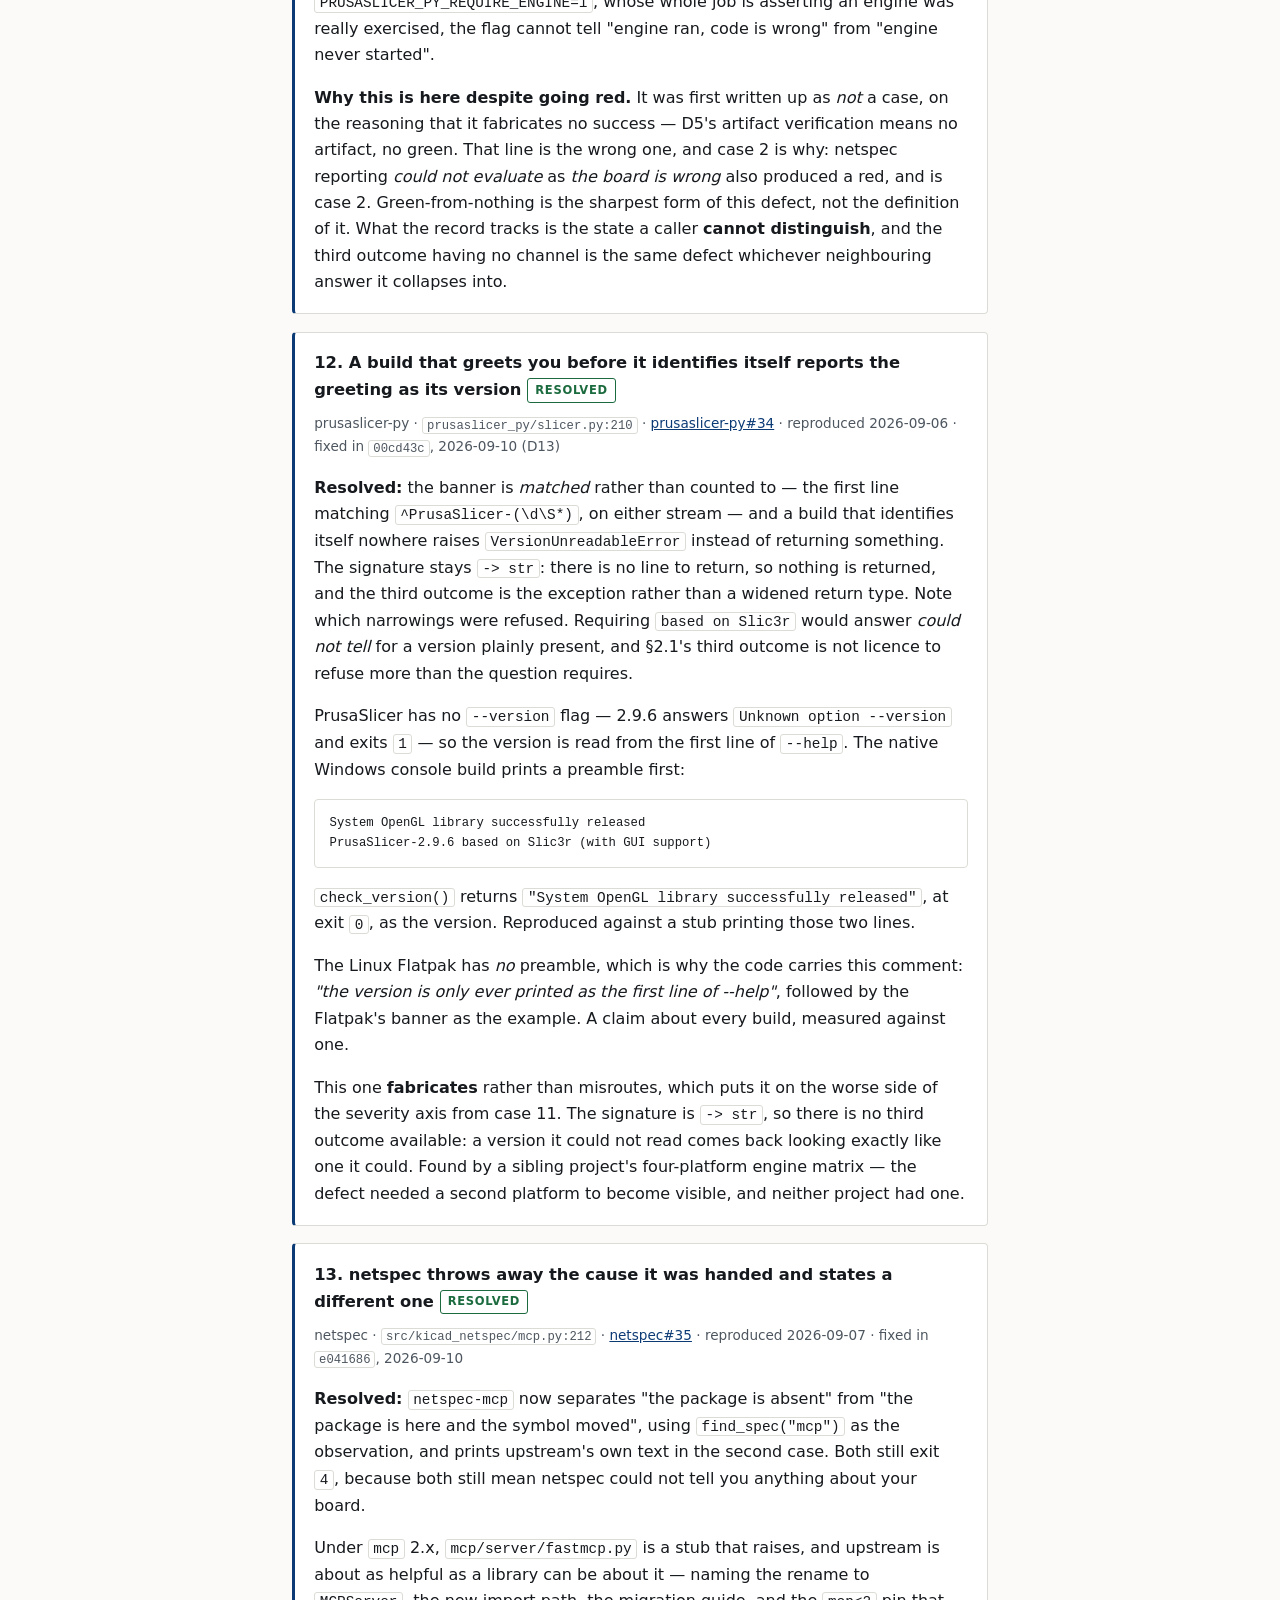
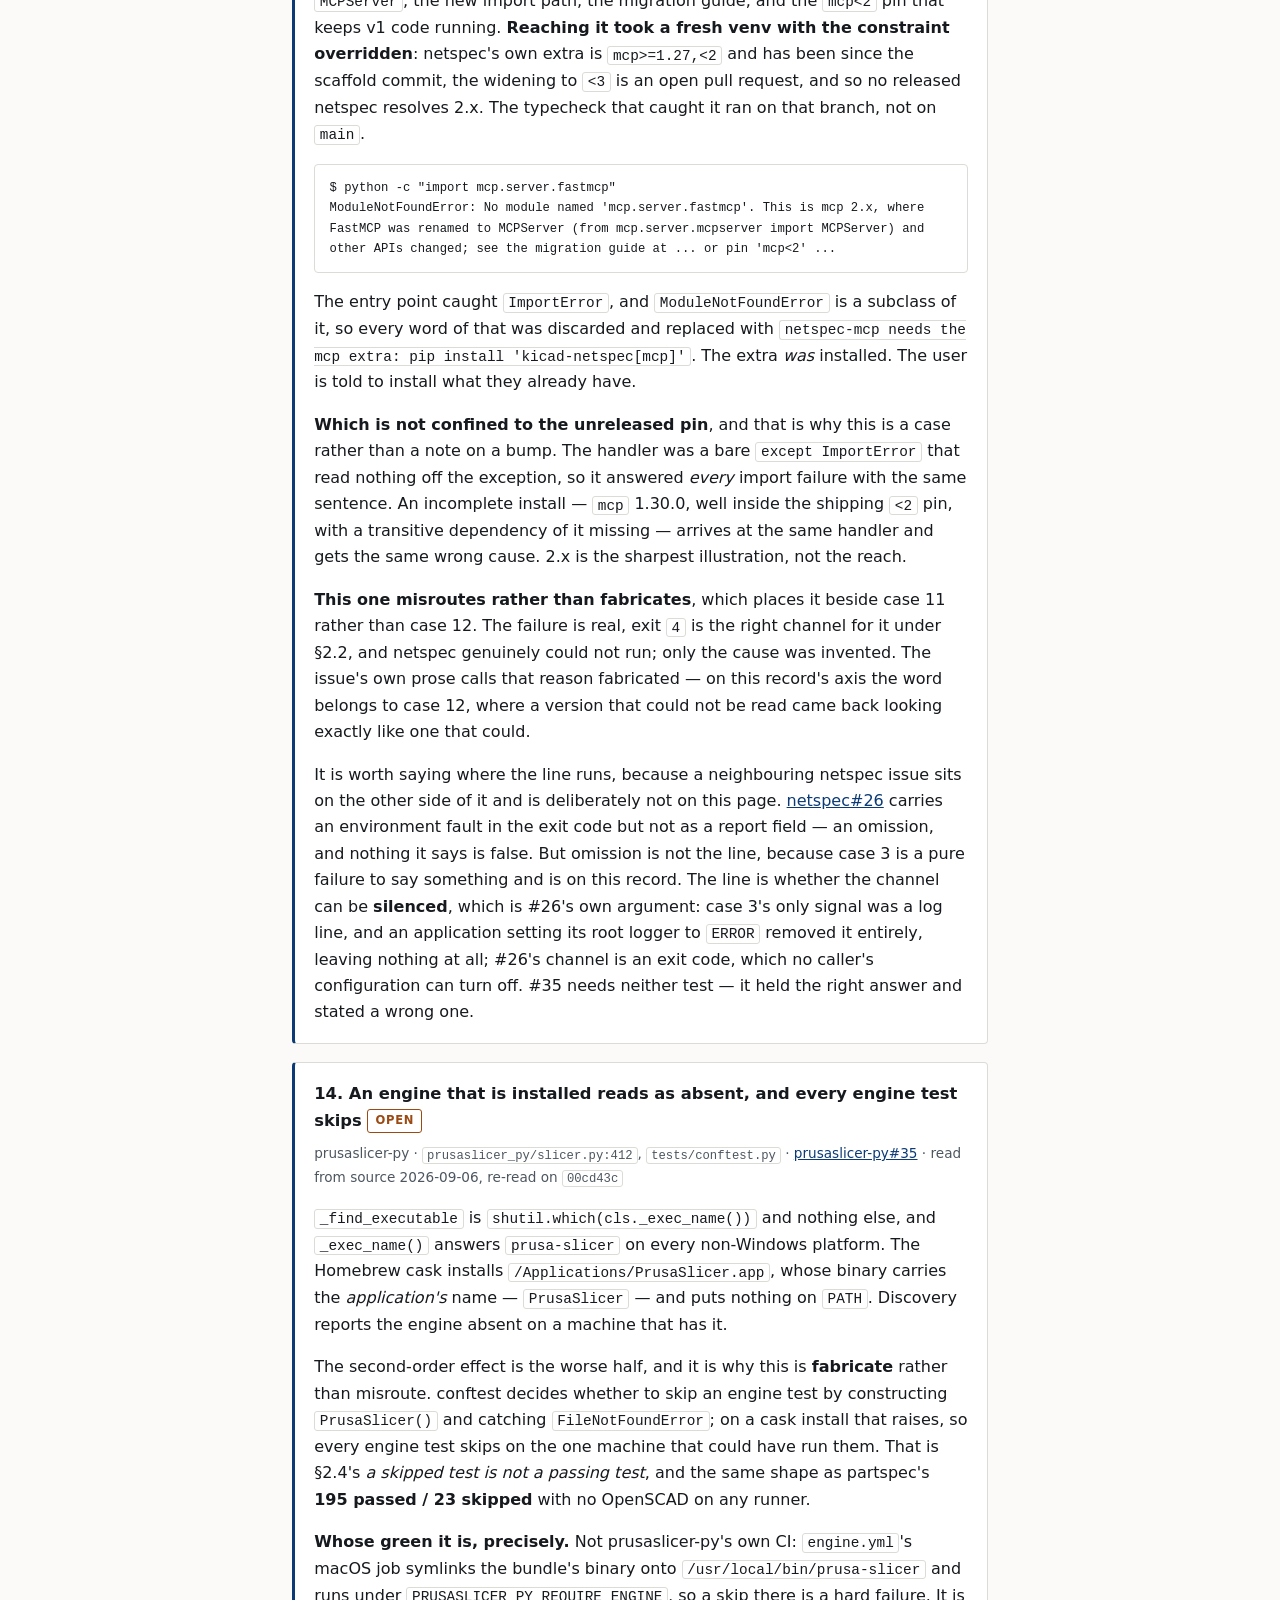
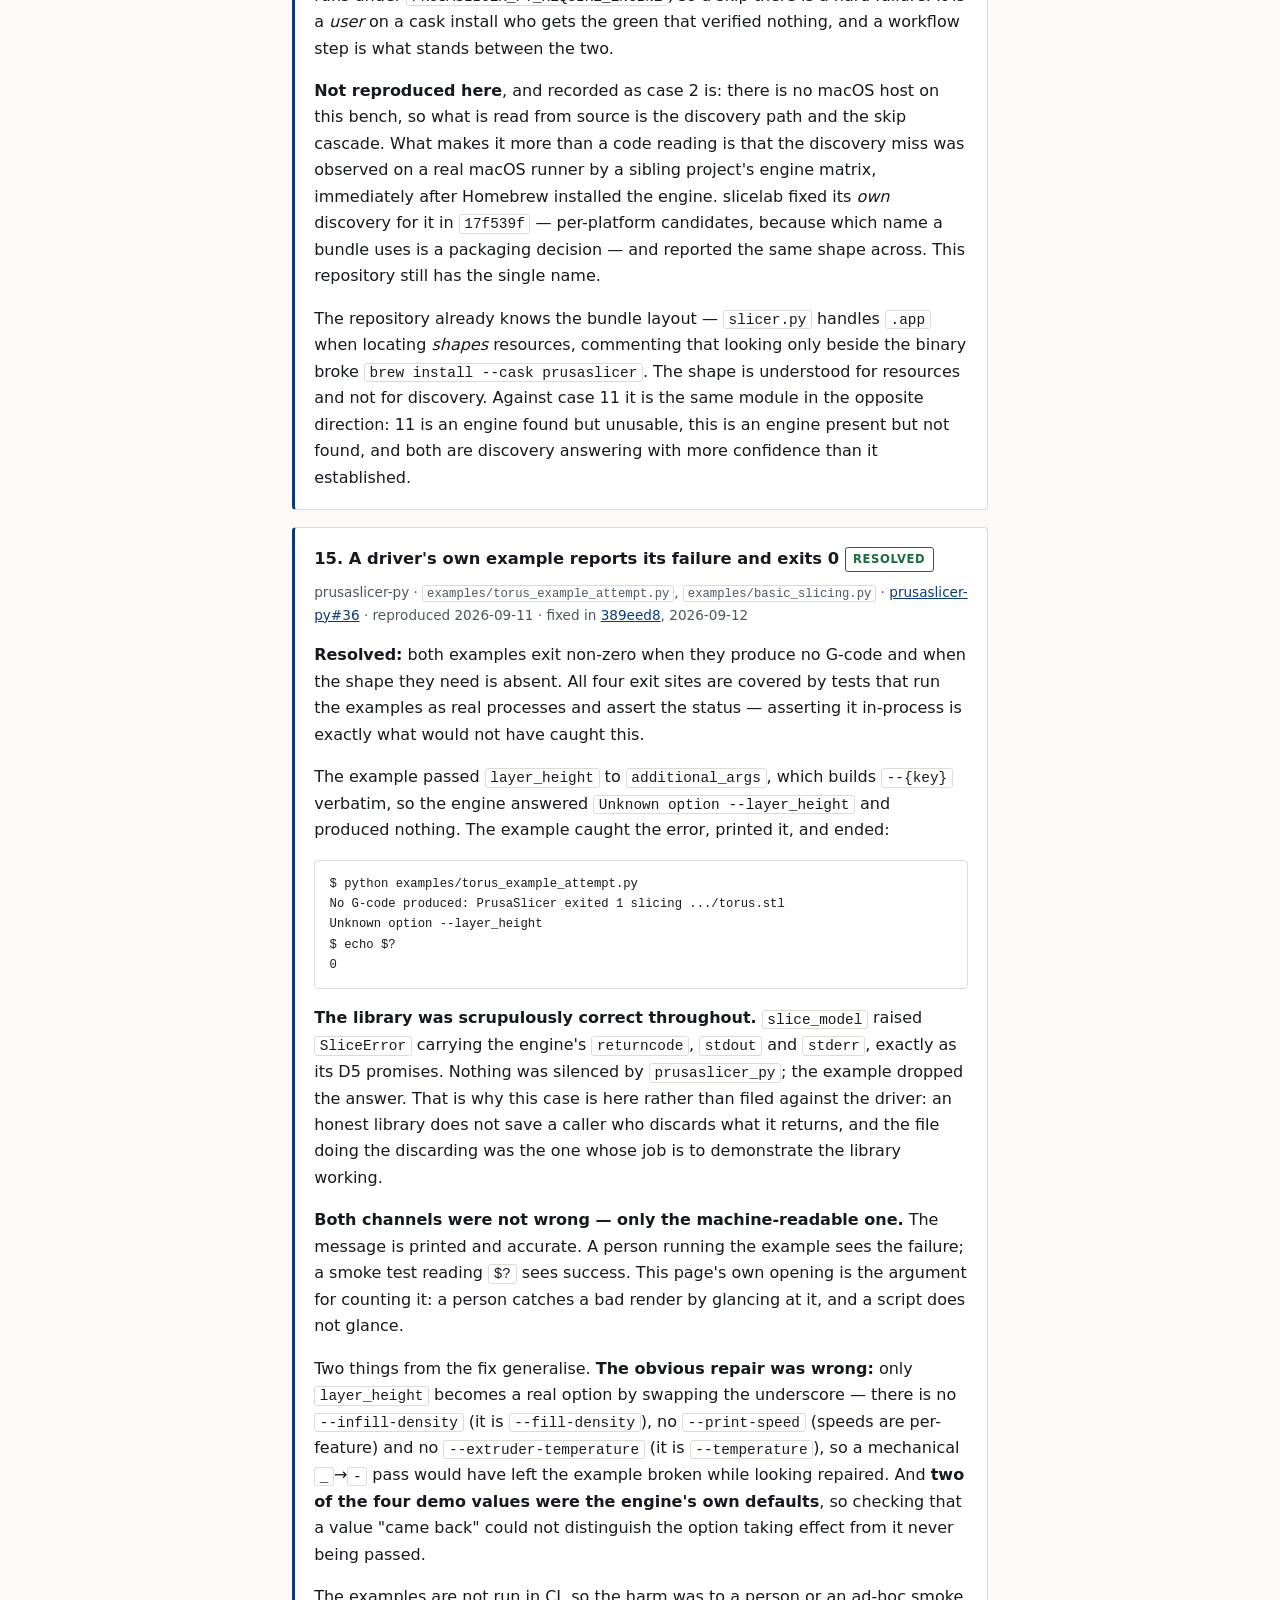
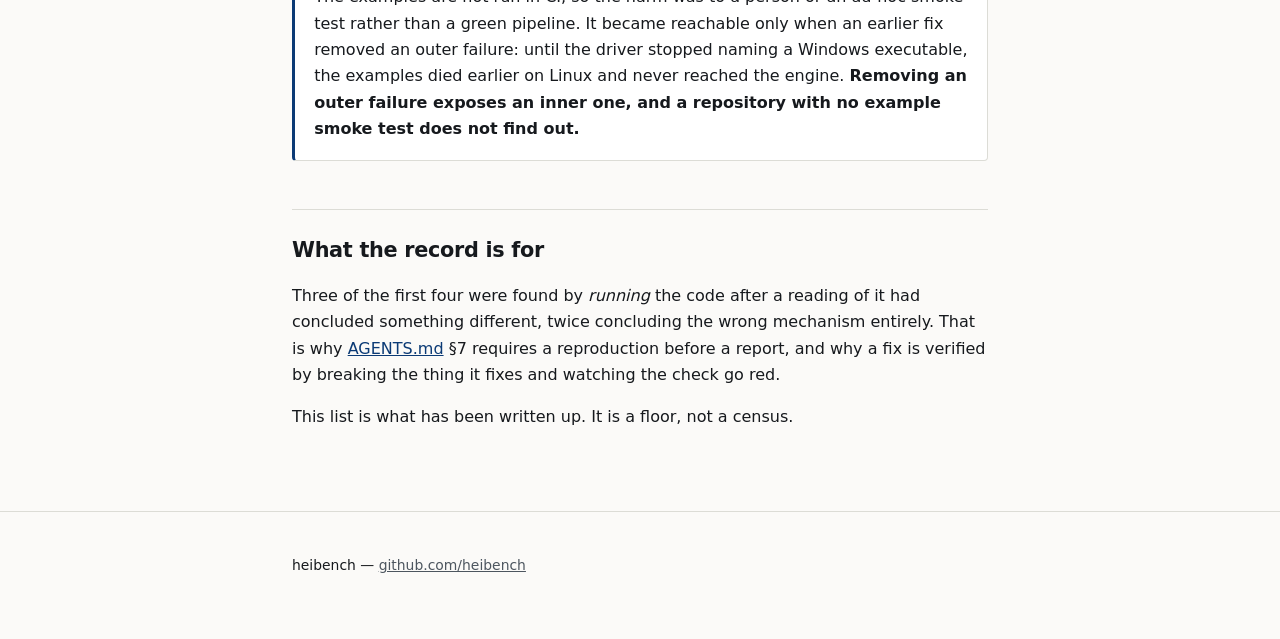
<file: silence.html>
<!doctype html>
<html lang="en">
<head>
<meta charset="utf-8">
<meta name="viewport" content="width=device-width, initial-scale=1">
<title>Silence must never read as success — heibench</title>
<meta name="description" content="The rule every heibench tool follows, and the fifteen recorded instances of the defect it exists to prevent. Thirteen fixed, one accepted, one open.">
<link rel="icon" href="/assets/favicon.svg" type="image/svg+xml">
<link rel="alternate icon" href="/assets/favicon.ico" sizes="any">
<link rel="apple-touch-icon" href="/assets/apple-touch-icon.png">
<link rel="stylesheet" href="/assets/site.css">
</head>
<body>

<header class="site">
  <div class="wrap">
    <img src="/assets/favicon.svg" alt="">
    <a class="home" href="/">heibench</a>
    <nav>
      <a href="/">Overview</a>
      <a href="/silence.html" aria-current="page">The rule</a>
      <a href="/adjudications.html">Adjudications</a>
      <a href="https://github.com/heibench">GitHub</a>
    </nav>
  </div>
</header>

<main class="wrap">

  <h1>Silence must never read as success</h1>
  <p class="tagline">The rule everything else follows from — and the record of how
  often it is broken.</p>

  <blockquote>
    <p>A check that could not run, could not reach its evidence, or could not decide
    must never be reportable as one that looked and found nothing.</p>
  </blockquote>

  <p class="lead">This is the enabling condition, not a quality preference. A person
  catches a bad render by glancing at it; a script does not glance, and neither does
  an agent. Strip out the human who would have noticed, and the tool's own honesty is
  the only thing left holding the result up.</p>

  <p>That is the whole reason this org can exist at all — so it is the first rule, and
  it binds drivers as hard as it binds checkers. A driver that swallows an engine
  error and returns a truncated artifact poisons the loop upstream of every check
  that would have caught it. The rule itself, and the discipline that follows from
  it, live in
  <a href="https://github.com/heibench/.github/blob/main/AGENTS.md">AGENTS.md</a> §2.
  This page is the evidence.</p>

  <h2>How often it is violated is the point</h2>

  <p>As of 2026-09-12 this exact defect — no state for <em>could not tell</em>,
  defaulting to green, to a wrong verdict, or to a signal the caller cannot read —
  has been recorded <strong>fifteen times</strong>, across <strong>five unrelated
  domains</strong>, written at different times by the same author. <strong>Thirteen are
  fixed, one is accepted, one is open.</strong></p>

  <p><strong>Three states, because two could not carry the answer.</strong>
  <span class="tag open">open</span> means nobody has fixed it yet.
  <span class="tag resolved">resolved</span> means it is fixed.
  <span class="tag accepted">accepted</span> means it has been measured and
  <em>deliberately</em> not fixed, because every channel that could refuse the defect
  refuses correct work too — case 7 is the only one, and its three issues stay open
  naming the boundary rather than waiting on anybody. Calling it <em>open</em> said
  work was pending; calling it <em>resolved</em> would say the tool no longer does it.
  Both were false, which is the same shape as the defect this page is about, in the page
  itself. netspec, gerberdiff and partspec each grew a third state this week for the same
  reason.</p>

  <p>Every case here is tracked by an issue labelled
  <a href="https://github.com/search?q=org%3Aheibench+label%3Asilence-defect&amp;type=issues"><code>silence-defect</code></a>.
  That label is what links finding an instance to recording it, and it makes the
  drift checkable rather than merely regrettable: if the label and this page
  disagree, this page is wrong. It went stale twice before the label existed —
  once by five cases, and once by two within a single day.</p>

  <p>Nobody set out to build any of them that way. Assume you are doing it too.</p>

  <div class="scroll">
  <table>
    <thead><tr><th>#</th><th>Where</th><th>Layer</th><th>Status</th></tr></thead>
    <tbody>
      <tr><td>1</td><td>gerberdiff — dropped flash reads as no change</td><td>verify</td><td><span class="tag resolved">resolved</span></td></tr>
      <tr><td>2</td><td>netspec — no third verdict</td><td>verify</td><td><span class="tag resolved">resolved</span></td></tr>
      <tr><td>3</td><td>orlab — version fallback is log-only</td><td>drive</td><td><span class="tag resolved">resolved</span></td></tr>
      <tr><td>4</td><td>prusaslicer-first-layer-flow — OK when never installed</td><td>verify</td><td><span class="tag resolved">resolved</span></td></tr>
      <tr><td>5</td><td>orlab — unknown flight events dropped</td><td>drive</td><td><span class="tag resolved">resolved</span></td></tr>
      <tr><td>6</td><td>partspec — tool fault emitted as part fault</td><td>verify</td><td><span class="tag resolved">resolved</span></td></tr>
      <tr><td>7</td><td>partspec — <code>undef</code> dimension passes green</td><td>verify</td><td><span class="tag accepted">accepted</span></td></tr>
      <tr><td>8</td><td>partspec — measures a part whose data file is absent</td><td>verify</td><td><span class="tag resolved">resolved</span></td></tr>
      <tr><td>9</td><td>netspec — explicit engine request silently ignored</td><td>drive</td><td><span class="tag resolved">resolved</span></td></tr>
      <tr><td>10</td><td>gerberdiff — an unmodelled trace reads as no change</td><td>verify</td><td><span class="tag resolved">resolved</span></td></tr>
      <tr><td>11</td><td>prusaslicer-py — unusable engine reported as a code failure</td><td>drive</td><td><span class="tag resolved">resolved</span></td></tr>
      <tr><td>12</td><td>prusaslicer-py — a preamble line returned as the version</td><td>drive</td><td><span class="tag resolved">resolved</span></td></tr>
      <tr><td>13</td><td>netspec — a real failure blamed on an invented cause</td><td>verify</td><td><span class="tag resolved">resolved</span></td></tr>
      <tr><td>14</td><td>prusaslicer-py — an installed macOS engine reads as absent</td><td>drive</td><td><span class="tag open">open</span></td></tr>
    <tr><td>15</td><td>prusaslicer-py &mdash; an example reports its own failure and exits 0</td><td>drive</td><td><span class="tag resolved">resolved</span></td></tr>
    </tbody>
  </table>
  </div>

  <h2>The record</h2>

  <div class="case">
    <h3>1. A dropped Gerber flash reports as no change
      <span class="tag resolved">resolved</span></h3>
    <p class="meta">gerberdiff v0.29.1 ·
      <a href="https://github.com/heibench/gerberdiff/issues/17">gerberdiff#17</a> ·
      reproduced 2026-09-05 · fixed in <code>d71f6ce</code>, 2026-09-06</p>
    <p>A flash selecting an undefined aperture is dropped with <strong>no diagnostic of
    any severity</strong>. <code>diff</code> and <code>geomdiff</code> report
    <code>0 changes</code> at exit <code>0</code> under <code>--fail-on-diff</code>,
    and the JSON is byte-identical to diffing a board against a copy of itself.</p>
    <p>Two things from that exercise generalise. <strong>The first reading was
    wrong</strong> — the hypothesis under review was that <em>warning</em>-level
    diagnostics leaked a silent pass; both engines in fact promote any
    <code>Error</code> diagnostic to a raised <code>GerberParseError</code> and exit
    <code>2</code>. The repro did not confirm the analysis; it replaced it. And
    <strong>the tool already held the evidence</strong>: <code>gerberdiff parse</code>
    prints <code>nets: 2, apertures: 1</code> and a bounding box reaching the dropped
    pad's <em>centre</em> rather than its edge. Nothing had to be measured that was
    not already being computed — there was simply no state in which to say it. That
    is what a missing third outcome costs: not a measurement, a <strong>verdict</strong>.</p>
  </div>

  <div class="case">
    <h3>2. netspec reports "could not evaluate" as "the board is wrong"
      <span class="tag resolved">resolved</span></h3>
    <p class="meta">netspec · <code>src/kicad_netspec/check.py:39</code> ·
      <a href="https://github.com/heibench/netspec/issues/19">netspec#19</a> ·
      read from source 2026-09-05 · fixed in netspec 0.9.0, 2026-09-06 (D26)</p>
    <p><strong>Resolved:</strong> <code>Verdict</code> gained <code>incomplete</code>
    and <code>error</code>, and a skipped or unsupported rule now yields
    <code>incomplete</code> at exit <code>2</code> instead of <code>fail</code> at exit
    <code>1</code>. Decided together with A1, since exit <code>2</code> had to stop
    meaning <em>usage</em> first. Note what the tests were already saying:
    <code>test_a_part_absent_from_the_design_is_skipped_not_failed</code> asserted
    <code>verdict == "fail"</code> — the name and the assertion contradicted each other,
    because <code>fail</code> was the only non-green value the type offered.</p>
    <p><code>Verdict = Literal["pass", "fail"]</code>, green only when every rule is
    green — so an <code>unsupported</code> rule collapses into <code>fail</code>,
    saying the board is wrong when the truth is the tool could not check it. See
    <a href="/adjudications.html">A2</a>.</p>
  </div>

  <div class="case">
    <h3>3. orlab's version fallback reached the caller only as a log line
      <span class="tag resolved">resolved</span></h3>
    <p class="meta">orlab ·
      <a href="https://github.com/heibench/orlab/issues/61">orlab#61</a> ·
      reproduced 2026-09-05 · fixed in <code>6ebbaad</code></p>
    <p>The first instance found in the <strong>drive</strong> layer rather than the
    verify layer: the same failure reaches a caller through a binding exactly as it
    does through a checker. <code>get_profile()</code> correctly returned
    <code>(profile, exact)</code>, but <code>OpenRocketInstance.__init__</code>
    consumed <code>exact</code>, logged a warning and discarded it.</p>
    <p>Two things the reproduction added to the suspicion. <strong>The single signal
    was suppressible</strong> — setting the root logger to <code>ERROR</code>, an
    ordinary application choice, removed the warning entirely, leaving no exception,
    no return value and no attribute. And <strong>the obvious workaround was
    wrong</strong>: comparing <code>or_version</code> to
    <code>profile.version_string</code> looks equivalent, but
    <code>parse_version</code> maps <code>24.12.RC.01</code> to <code>(24, 12)</code>
    — an <em>exact</em> match whose strings differ — so the reconstruction reports a
    fallback that is not one, on every RC and point-release build.</p>
    <p>The fix exposes <code>profile_exact</code> on both
    <code>OpenRocketInstance</code> and <code>SimulationPool</code>. Verified here by
    mutation rather than by trusting the closed issue: discarding the value and
    always reporting <code>True</code> fails 4 tests; implementing it as the naive
    string comparison fails 2, including the test named for exactly that mutant.
    Restored, 72 pass.</p>
  </div>

  <div class="case">
    <h3>4. A G-code validator reports OK when the feature was never installed
      <span class="tag resolved">resolved</span></h3>
    <p class="meta">prusaslicer-first-layer-flow ·
      <a href="https://github.com/CameronBrooks11/prusaslicer-first-layer-flow/issues/1">issue #1</a> ·
      fixed in <code>30c2175</code>, 2026-09-06</p>
    <p><strong>Resolved:</strong> the positional fallback is gone, and an absent marker
    gets its own exit code — <code>0</code> verified, <code>1</code> wrong,
    <code>2</code> the feature never ran. Worth recording what the fix nearly did: its
    first version left "the feature never ran" and "you gave me a bad path" both on
    <code>2</code>, one code for two meanings, which is A1 in miniature. The regression
    test found it, on the run that was meant to confirm the fix.</p>
    <p>Outside this org, and the reason the rule is stated as a general one rather than
    a house style: <code>validate-gcode.py</code> reports <code>OK</code> at exit
    <code>0</code> when the feature it verifies was never installed.</p>
  </div>

  <div class="case">
    <h3>5. orlab drops unknown flight events, and the result looks complete
      <span class="tag resolved">resolved</span></h3>
    <p class="meta">orlab · <code>src/orlab/core/helper.py:195-203</code> ·
      <a href="https://github.com/heibench/orlab/issues/63">orlab#63</a> ·
      fixed in <code>96a0c92</code>, 2026-09-06</p>
    <p><strong>Resolved:</strong> <code>get_events</code> returns an
    <code>EventTimes</code> mapping carrying <code>unknown_event_types</code>, so a
    caller can tell "no such event in this simulation" from "orlab could not interpret
    it". It subclasses <code>dict</code>, so existing callers are unaffected. The log
    line remains -- the point is that the log can be silenced and the field cannot.</p>
    <p><code>Helper.get_events</code> drops flight-event types orlab's enum does not
    know and tells the caller only through a log line. The returned dict then looks
    complete: a caller iterating it cannot tell "this simulation had no such event"
    from "orlab did not recognise the event and silently dropped it", and the log line
    is suppressed entirely by an application that raises its log level.</p>
    <p>This is case 3's defect one layer up, and arguably worse — #61 degraded a whole
    run's fidelity in a way a user might notice, whereas this quietly removes rows
    from a result the caller is about to analyse. It matters most on exactly the jars
    #61 concerns: a newer OpenRocket on a nearest-older profile is where unknown event
    types are most likely to appear.</p>
  </div>

  <div class="case">
    <h3>6. A partspec tool fault is emitted as a fault in the part
      <span class="tag resolved">resolved</span></h3>
    <p class="meta">partspec ·
      <a href="https://github.com/heibench/partspec/issues/371">partspec#371</a> ·
      fixed in <code>e5061f2</code>, 2026-09-06</p>
    <p><strong>Resolved:</strong> a <code>refused_by</code> block maps each refused name
    to <code>"part"</code> or <code>"tool"</code>, and a <code>"tool"</code> refusal now
    exits <code>4</code>. Both halves were needed: a discriminator alone lets a consumer
    branch while the default answer still reads as success. The payload is still emitted
    in full, so one raising backend still costs one name and not the other thirteen.</p>
    <p>When a measurement backend raises, the name lands in <code>refused</code> with a
    reason — but the reason is prose, and it is the <strong>only</strong> signal
    distinguishing a partspec bug from a defect in the part.
    <code>main(["measure", ...])</code> returns <code>0</code> on a monkeypatched
    raise, so an agent reading the JSON must string-match English to tell "this part
    has no centre of mass" from "this backend crashed".</p>
    <p>The founding property one level in: a tool fault reported at exit <code>0</code>,
    in a block whose other entries mean "the part defeated this measurement", reads as
    a statement about the part.</p>
  </div>

  <div class="case">
    <h3>7. A dimension silently defaulted from <code>undef</code> passes green
      <span class="tag accepted">accepted</span></h3>
    <p class="meta">partspec · both pinned engines (2021.01 and 2026.08.01) ·
      <a href="https://github.com/heibench/partspec/issues/308">partspec#308</a>,
      remainder in
      <a href="https://github.com/heibench/partspec/issues/332">#332</a> and
      <a href="https://github.com/heibench/partspec/issues/338">#338</a></p>
    <p>An expression whose type error makes OpenSCAD substitute a default into a
    dimension. The engine prints one warning and exports a clean, watertight,
    single-solid mesh:</p>
<pre><code>o = undef;
h = o + 1;
linear_extrude(h) square([40,30]);</code></pre>
    <p><code>linear_extrude</code> receives <code>undef</code> and falls back to a height
    of <strong>100</strong>. <code>partspec measure</code> reports
    <code>volume: 120000.0 mm3</code> — 40 × 30 × 100 — and <code>check</code> with
    <code>watertight()</code> and <code>solid_count(1)</code> exits <code>0</code>. The
    part is 100 mm tall because a name was undefined, and partspec reports it green.
    The scalar case is narrated by <em>nothing at all</em> on either engine — no
    warning to guard on.</p>
  </div>

  <div class="case">
    <h3>8. partspec measures and draws a part whose data file is absent
      <span class="tag resolved">resolved</span></h3>
    <p class="meta">partspec · both pinned engines ·
      <a href="https://github.com/heibench/partspec/issues/355">partspec#355</a> ·
      fixed in <code>947d0b7</code>, 2026-09-06</p>
    <p><strong>Resolved:</strong> all three verbs now refuse on one shared answer. Worth
    recording what the fix nearly got wrong: the issue's own "smallest fix" — refuse when
    the depfile lists anything missing — <em>refuses a correct part</em>. OpenSCAD
    evaluates a <code>%</code> subtree, so an absent file inside one reaches that field
    exactly as a real dependency does. Measured before writing anything:
    <code>%import("gone.stl")</code> and <code>import("gone.stl")</code> produce identical
    evidence and both measure 7200.0, and only the second is a fault. The narrowing moved
    into the shared answer, so the three verbs cannot diverge on it either.</p>
    <p><code>check</code> refuses a build whose depfile names a data file that is not on
    disk. <code>measure</code> and <code>render</code> do not ask that question:
    against a part importing a missing STL, <code>check</code> exits <code>4</code>
    while <code>measure</code> exits <code>0</code> with
    <code>volume: 7200.0 exact</code> and <code>render</code> exits <code>0</code>
    with four PNGs. That volume is a bare 40 × 30 × 6 plate — the import contributes
    nothing, which is the whole point. An agent measuring that number writes it into a
    contract that then passes forever.</p>
  </div>

  <div class="case">
    <h3>9. An explicit engine request is silently ignored
      <span class="tag resolved">resolved</span></h3>
    <p class="meta">netspec 0.7.0 ·
      <a href="https://github.com/heibench/netspec/issues/17">netspec#17</a> ·
      fixed in <code>1edc6c0</code>, 2026-09-06 (D10.1)</p>
    <p><code>NETSPEC_KICAD_CLI</code> pointing at a path that does not exist is ignored
    silently. Discovery falls through to the next candidate and the run succeeds
    <strong>against a different engine than the one explicitly requested</strong>, with
    nothing said on stdout, stderr or in the report, at exit <code>0</code>.</p>
    <p>The variable is presented as authoritative, not as a hint — it is what the tool's
    own error message tells you to set.</p>
  </div>

  <div class="case">
    <h3>10. An unmodelled trace reads as no change, and the two engines disagree
      <span class="tag resolved">resolved</span></h3>
    <p class="meta">gerberdiff v0.29.1 ·
      <a href="https://github.com/heibench/gerberdiff/issues/25">gerberdiff#25</a> ·
      reproduced 2026-09-06 · fixed in <code>0685cde</code>, 2026-09-06 (A3)</p>
    <p>The geometry engine does not model a stroke drawn with a macro or block aperture.
    That limitation was <em>documented</em> in <code>docs/geometry-diff.md</code> under
    "Known limitations" — the output simply never said so. A board with such a trace
    added reported <code>0 changes</code> at exit <code>0</code> under
    <code>--fail-on-diff</code>, with the JSON byte-identical to comparing a board
    against a copy of itself.</p>
    <p>What makes this one different from the rest: <strong>the raster engine saw the
    change.</strong> Same two directories, same question, opposite answers —
    <code>diff</code> reported <code>1/1 layers changed</code> at exit <code>1</code>
    while <code>geomdiff</code> reported nothing at exit <code>0</code>. A tool that
    contradicts itself is at least detectable; the danger was that only the quieter
    answer gated CI.</p>
    <p>The pattern generalises past this one call site. The same bare <code>return</code>
    appeared five times in the emit path, one of them commented
    <em>"matches renderer: silently skip over-deep nesting"</em> — the silence was
    deliberate, consistent, and reviewed. <strong>Documenting a limitation is not the
    same as reporting it</strong>, and a known gap that the output cannot express is
    indistinguishable, at the point of use, from no gap at all.</p>
    <p><strong>Resolved:</strong> the engine records every operation it could not model,
    the comparison reports <code>identical | different | indeterminate</code>, and this
    case exits <code>2</code> naming the reason. Closes adjudication A3.</p>
  </div>

  <div class="case">
    <h3>11. A PrusaSlicer that cannot start is reported as a failure of the code
      <span class="tag resolved">resolved</span></h3>
    <p class="meta">prusaslicer-py &middot; <code>prusaslicer_py/slicer.py</code>,
      <code>tests/conftest.py</code> &middot;
      <a href="https://github.com/heibench/prusaslicer-py/issues/33">prusaslicer-py#33</a>
      &middot; reproduced 2026-09-06 &middot; fixed in <code>dfbc23e</code>, 2026-09-10
      (D14)</p>
    <p><strong>Resolved:</strong> discovery now answers in three states rather than two.
    <code>PrusaSlicer.probe()</code> runs <code>--help</code> and raises
    <code>EngineUnusableError</code> unless the engine started and answered, so
    <em>absent</em>, <em>present and unusable</em> and <em>usable</em> are separable, and
    conftest routes the middle one to the same skip-or-fail decision as the first &mdash;
    one function, because the half that gets dropped when the decision is duplicated is
    always the <em>require</em> half, which is the invisible one. The engine's own
    complaint is carried as a field rather than left in prose.</p>
    <p>Engine discovery accepts a Flatpak when <code>flatpak info</code> exits
    <code>0</code>. That establishes the app is <em>installed</em>, not that it can
    <em>run</em>. With an unwritable <code>HOME</code> the launcher fails before the
    engine starts:</p>
<pre><code>$ flatpak info com.prusa3d.PrusaSlicer          # exit 0
$ flatpak run --command=prusa-slicer com.prusa3d.PrusaSlicer --help
error: mkdirat(.var): Permission denied         # exit 1</code></pre>
    <p>Discovery is unaffected, because it only ran <code>info</code>.
    <code>PrusaSlicer()</code> constructs and reports
    <code>engine_kind="flatpak"</code>, so <code>conftest.py</code> &mdash; which skips
    engine tests by catching <code>FileNotFoundError</code> &mdash; does not skip.
    Same tree: <strong>3 failed, 40 passed, 3 skipped</strong> against
    <strong>43 passed, 3 skipped</strong> with a working <code>HOME</code>.</p>
    <p>The machinery for this exists and does not fire. conftest's skip message reads
    <em>"This is an environment fault, not a verdict on the code under test"</em> &mdash;
    correct for an <em>absent</em> engine, absent for a <em>present-but-unusable</em>
    one. Under <code>PRUSASLICER_PY_REQUIRE_ENGINE=1</code>, whose whole job is
    asserting an engine was really exercised, the flag cannot tell "engine ran, code is
    wrong" from "engine never started".</p>
    <p><strong>Why this is here despite going red.</strong> It was first written up as
    <em>not</em> a case, on the reasoning that it fabricates no success &mdash; D5's
    artifact verification means no artifact, no green. That line is the wrong one, and
    case 2 is why: netspec reporting <em>could not evaluate</em> as <em>the board is
    wrong</em> also produced a red, and is case 2. Green-from-nothing is the sharpest
    form of this defect, not the definition of it. What the record tracks is the state a
    caller <strong>cannot distinguish</strong>, and the third outcome having no channel
    is the same defect whichever neighbouring answer it collapses into.</p>
  </div>

  <div class="case">
    <h3>12. A build that greets you before it identifies itself reports the greeting
      as its version <span class="tag resolved">resolved</span></h3>
    <p class="meta">prusaslicer-py &middot; <code>prusaslicer_py/slicer.py:210</code>
      &middot;
      <a href="https://github.com/heibench/prusaslicer-py/issues/34">prusaslicer-py#34</a>
      &middot; reproduced 2026-09-06 &middot; fixed in <code>00cd43c</code>, 2026-09-10
      (D13)</p>
    <p><strong>Resolved:</strong> the banner is <em>matched</em> rather than counted to
    &mdash; the first line matching <code>^PrusaSlicer-(\d\S*)</code>, on either stream
    &mdash; and a build that identifies itself nowhere raises
    <code>VersionUnreadableError</code> instead of returning something. The signature
    stays <code>-&gt; str</code>: there is no line to return, so nothing is returned, and
    the third outcome is the exception rather than a widened return type. Note which
    narrowings were refused. Requiring <code>based on Slic3r</code> would answer
    <em>could not tell</em> for a version plainly present, and §2.1's third outcome is
    not licence to refuse more than the question requires.</p>
    <p>PrusaSlicer has no <code>--version</code> flag &mdash; 2.9.6 answers
    <code>Unknown option --version</code> and exits <code>1</code> &mdash; so the version
    is read from the first line of <code>--help</code>. The native Windows console build
    prints a preamble first:</p>
<pre><code>System OpenGL library successfully released
PrusaSlicer-2.9.6 based on Slic3r (with GUI support)</code></pre>
    <p><code>check_version()</code> returns <code>"System OpenGL library successfully
    released"</code>, at exit <code>0</code>, as the version. Reproduced against a stub
    printing those two lines.</p>
    <p>The Linux Flatpak has <em>no</em> preamble, which is why the code carries this
    comment: <em>"the version is only ever printed as the first line of --help"</em>,
    followed by the Flatpak's banner as the example. A claim about every build,
    measured against one.</p>
    <p>This one <strong>fabricates</strong> rather than misroutes, which puts it on the
    worse side of the severity axis from case 11. The signature is
    <code>-&gt; str</code>, so there is no third outcome available: a version it could not
    read comes back looking exactly like one it could. Found by a sibling project's
    four-platform engine matrix &mdash; the defect needed a second platform to become
    visible, and neither project had one.</p>
  </div>

  <div class="case">
    <h3>13. netspec throws away the cause it was handed and states a different one
      <span class="tag resolved">resolved</span></h3>
    <p class="meta">netspec &middot; <code>src/kicad_netspec/mcp.py:212</code> &middot;
      <a href="https://github.com/heibench/netspec/issues/35">netspec#35</a>
      &middot; reproduced 2026-09-07 &middot; fixed in <code>e041686</code>, 2026-09-10</p>
    <p><strong>Resolved:</strong> <code>netspec-mcp</code> now separates "the package is
    absent" from "the package is here and the symbol moved", using
    <code>find_spec("mcp")</code> as the observation, and prints upstream's own text in
    the second case. Both still exit <code>4</code>, because both still mean netspec
    could not tell you anything about your board.</p>
    <p>Under <code>mcp</code> 2.x, <code>mcp/server/fastmcp.py</code> is a stub that
    raises, and upstream is about as helpful as a library can be about it &mdash; naming
    the rename to <code>MCPServer</code>, the new import path, the migration guide, and
    the <code>mcp&lt;2</code> pin that keeps v1 code running. <strong>Reaching it took a
    fresh venv with the constraint overridden</strong>: netspec's own extra is
    <code>mcp&gt;=1.27,&lt;2</code> and has been since the scaffold commit, the widening
    to <code>&lt;3</code> is an open pull request, and so no released netspec resolves
    2.x. The typecheck that caught it ran on that branch, not on <code>main</code>.</p>
<pre><code>$ python -c "import mcp.server.fastmcp"
ModuleNotFoundError: No module named 'mcp.server.fastmcp'. This is mcp 2.x, where
FastMCP was renamed to MCPServer (from mcp.server.mcpserver import MCPServer) and
other APIs changed; see the migration guide at ... or pin 'mcp&lt;2' ...</code></pre>
    <p>The entry point caught <code>ImportError</code>, and
    <code>ModuleNotFoundError</code> is a subclass of it, so every word of that was
    discarded and replaced with <code>netspec-mcp needs the mcp extra: pip install
    'kicad-netspec[mcp]'</code>. The extra <em>was</em> installed. The user is told to
    install what they already have.</p>
    <p><strong>Which is not confined to the unreleased pin</strong>, and that is why this
    is a case rather than a note on a bump. The handler was a bare
    <code>except ImportError</code> that read nothing off the exception, so it answered
    <em>every</em> import failure with the same sentence. An incomplete install &mdash;
    <code>mcp</code> 1.30.0, well inside the shipping <code>&lt;2</code> pin, with a
    transitive dependency of it missing &mdash; arrives at the same handler and gets the
    same wrong cause. 2.x is the sharpest illustration, not the reach.</p>
    <p><strong>This one misroutes rather than fabricates</strong>, which places it beside
    case 11 rather than case 12. The failure is real, exit <code>4</code> is the right
    channel for it under §2.2, and netspec genuinely could not run; only the cause was
    invented. The issue's own prose calls that reason fabricated &mdash; on this record's
    axis the word belongs to case 12, where a version that could not be read came back
    looking exactly like one that could.</p>
    <p>It is worth saying where the line runs, because a neighbouring netspec issue sits
    on the other side of it and is deliberately not on this page.
    <a href="https://github.com/heibench/netspec/issues/26">netspec#26</a> carries an
    environment fault in the exit code but not as a report field &mdash; an omission, and
    nothing it says is false. But omission is not the line, because case 3 is a pure
    failure to say something and is on this record. The line is whether the channel can be
    <strong>silenced</strong>, which is #26's own argument: case 3's only signal was a log
    line, and an application setting its root logger to <code>ERROR</code> removed it
    entirely, leaving nothing at all; #26's channel is an exit code, which no caller's
    configuration can turn off. #35 needs neither test &mdash; it held the right answer
    and stated a wrong one.</p>
  </div>

  <div class="case">
    <h3>14. An engine that is installed reads as absent, and every engine test skips
      <span class="tag open">open</span></h3>
    <p class="meta">prusaslicer-py &middot;
      <code>prusaslicer_py/slicer.py:412</code>, <code>tests/conftest.py</code> &middot;
      <a href="https://github.com/heibench/prusaslicer-py/issues/35">prusaslicer-py#35</a>
      &middot; read from source 2026-09-06, re-read on <code>00cd43c</code></p>
    <p><code>_find_executable</code> is <code>shutil.which(cls._exec_name())</code> and
    nothing else, and <code>_exec_name()</code> answers <code>prusa-slicer</code> on every
    non-Windows platform. The Homebrew cask installs
    <code>/Applications/PrusaSlicer.app</code>, whose binary carries the
    <em>application's</em> name &mdash; <code>PrusaSlicer</code> &mdash; and puts nothing
    on <code>PATH</code>. Discovery reports the engine absent on a machine that has it.</p>
    <p>The second-order effect is the worse half, and it is why this is
    <strong>fabricate</strong> rather than misroute. conftest decides whether to skip an
    engine test by constructing <code>PrusaSlicer()</code> and catching
    <code>FileNotFoundError</code>; on a cask install that raises, so every engine test
    skips on the one machine that could have run them. That is §2.4's <em>a skipped test
    is not a passing test</em>, and the same shape as partspec's
    <strong>195 passed / 23 skipped</strong> with no OpenSCAD on any runner.</p>
    <p><strong>Whose green it is, precisely.</strong> Not prusaslicer-py's own CI:
    <code>engine.yml</code>'s macOS job symlinks the bundle's binary onto
    <code>/usr/local/bin/prusa-slicer</code> and runs under
    <code>PRUSASLICER_PY_REQUIRE_ENGINE</code>, so a skip there is a hard failure. It is a
    <em>user</em> on a cask install who gets the green that verified nothing, and a
    workflow step is what stands between the two.</p>
    <p><strong>Not reproduced here</strong>, and recorded as case 2 is: there is no macOS
    host on this bench, so what is read from source is the discovery path and the skip
    cascade. What makes it more than a code reading is that the discovery miss was
    observed on a real macOS runner by a sibling project's engine matrix, immediately
    after Homebrew installed the engine. slicelab fixed its <em>own</em> discovery for it
    in <code>17f539f</code> &mdash; per-platform candidates, because which name a bundle
    uses is a packaging decision &mdash; and reported the same shape across. This
    repository still has the single name.</p>
    <p>The repository already knows the bundle layout &mdash; <code>slicer.py</code>
    handles <code>.app</code> when locating <em>shapes</em> resources, commenting that
    looking only beside the binary broke
    <code>brew install --cask prusaslicer</code>. The shape is understood for resources
    and not for discovery. Against case 11 it is the same module in the opposite
    direction: 11 is an engine found but unusable, this is an engine present but not
    found, and both are discovery answering with more confidence than it established.</p>
  </div>


  <div class="case">
    <h3>15. A driver's own example reports its failure and exits 0
      <span class="tag resolved">resolved</span></h3>
    <p class="meta">prusaslicer-py &middot;
      <code>examples/torus_example_attempt.py</code>,
      <code>examples/basic_slicing.py</code> &middot;
      <a href="https://github.com/heibench/prusaslicer-py/issues/36">prusaslicer-py#36</a>
      &middot; reproduced 2026-09-11 &middot; fixed in
      <a href="https://github.com/heibench/prusaslicer-py/commit/389eed8">389eed8</a>,
      2026-09-12</p>
    <p><strong>Resolved:</strong> both examples exit non-zero when they produce no
    G-code and when the shape they need is absent. All four exit sites are covered by
    tests that run the examples as real processes and assert the status &mdash; asserting
    it in-process is exactly what would not have caught this.</p>
    <p>The example passed <code>layer_height</code> to <code>additional_args</code>, which
    builds <code>--{key}</code> verbatim, so the engine answered
    <code>Unknown option --layer_height</code> and produced nothing. The example caught
    the error, printed it, and ended:</p>
    <pre><code>$ python examples/torus_example_attempt.py
No G-code produced: PrusaSlicer exited 1 slicing .../torus.stl
Unknown option --layer_height
$ echo $?
0</code></pre>
    <p><strong>The library was scrupulously correct throughout.</strong>
    <code>slice_model</code> raised <code>SliceError</code> carrying the engine's
    <code>returncode</code>, <code>stdout</code> and <code>stderr</code>, exactly as its
    D5 promises. Nothing was silenced by <code>prusaslicer_py</code>; the example dropped
    the answer. That is why this case is here rather than filed against the driver: an
    honest library does not save a caller who discards what it returns, and the file
    doing the discarding was the one whose job is to demonstrate the library working.</p>
    <p><strong>Both channels were not wrong &mdash; only the machine-readable one.</strong>
    The message is printed and accurate. A person running the example sees the failure;
    a smoke test reading <code>$?</code> sees success. This page's own opening is the
    argument for counting it: a person catches a bad render by glancing at it, and a
    script does not glance.</p>
    <p>Two things from the fix generalise. <strong>The obvious repair was wrong:</strong>
    only <code>layer_height</code> becomes a real option by swapping the underscore
    &mdash; there is no <code>--infill-density</code> (it is <code>--fill-density</code>),
    no <code>--print-speed</code> (speeds are per-feature) and no
    <code>--extruder-temperature</code> (it is <code>--temperature</code>), so a
    mechanical <code>_</code>&rarr;<code>-</code> pass would have left the example broken
    while looking repaired. And <strong>two of the four demo values were the engine's own
    defaults</strong>, so checking that a value "came back" could not distinguish the
    option taking effect from it never being passed.</p>
    <p>The examples are not run in CI, so the harm was to a person or an ad-hoc smoke
    test rather than a green pipeline. It became reachable only when an earlier fix
    removed an outer failure: until the driver stopped naming a Windows executable, the
    examples died earlier on Linux and never reached the engine. <strong>Removing an
    outer failure exposes an inner one, and a repository with no example smoke test does
    not find out.</strong></p>
  </div>

  <h2>What the record is for</h2>

  <p>Three of the first four were found by <em>running</em> the code after a reading of
  it had concluded something different, twice concluding the wrong mechanism
  entirely. That is why
  <a href="https://github.com/heibench/.github/blob/main/AGENTS.md">AGENTS.md</a> §7
  requires a reproduction before a report, and why a fix is verified by breaking the
  thing it fixes and watching the check go red.</p>

  <p>This list is what has been written up. It is a floor, not a census.</p>

</main>

<footer class="site">
  <div class="wrap">
    <p>heibench — <a href="https://github.com/heibench">github.com/heibench</a></p>
  </div>
</footer>

</body>
</html>
</file>
<file: assets/site.css>
/* heibench.com — no build step, no dependencies, no JavaScript. */

:root {
  color-scheme: light dark;
  --navy: #0b3a75;
  --steel: #8c99a6;
  --ink: #16191d;
  --ink-soft: #4d565f;
  --bg: #fbfaf8;
  --panel: #ffffff;
  --rule: #dcdcd6;
  --accent: var(--navy);
  --ok: #1c6b3f;
  --open: #9a4a12;
}

@media (prefers-color-scheme: dark) {
  :root {
    --navy: #7ea8dd;
    --steel: #98a4b1;
    --ink: #e7e9ec;
    --ink-soft: #a3abb5;
    --bg: #12151a;
    --panel: #191d24;
    --rule: #2c323b;
    --accent: var(--navy);
    --ok: #6cc38d;
    --open: #e0a06a;
  }
}

* { box-sizing: border-box; }

body {
  margin: 0;
  background: var(--bg);
  color: var(--ink);
  font: 16px/1.65 ui-sans-serif, system-ui, -apple-system, "Segoe UI", Roboto,
    "Helvetica Neue", Arial, sans-serif;
  -webkit-text-size-adjust: 100%;
}

code, pre, .mono {
  font-family: ui-monospace, SFMono-Regular, "SF Mono", Menlo, Consolas,
    "Liberation Mono", monospace;
}

.wrap { max-width: 46rem; margin: 0 auto; padding: 0 1.25rem; }

/* ---------- masthead ---------- */

header.site {
  border-bottom: 1px solid var(--rule);
  background: var(--panel);
}

header.site .wrap {
  display: flex;
  align-items: center;
  gap: 0.75rem;
  padding-top: 0.9rem;
  padding-bottom: 0.9rem;
  flex-wrap: wrap;
}

header.site img {
  width: 30px;
  height: 30px;
  display: block;
  border-radius: 6px;
}

header.site a.home {
  font-weight: 650;
  letter-spacing: -0.01em;
  color: var(--ink);
  text-decoration: none;
  font-size: 1.05rem;
}

header.site nav {
  margin-left: auto;
  display: flex;
  gap: 1.1rem;
  font-size: 0.9rem;
}

header.site nav a { color: var(--ink-soft); text-decoration: none; }
header.site nav a:hover,
header.site nav a[aria-current="page"] { color: var(--accent); }

/* ---------- type ---------- */

main.wrap { padding-top: 3rem; padding-bottom: 4rem; }

h1 {
  font-size: 2.1rem;
  line-height: 1.15;
  letter-spacing: -0.025em;
  margin: 0 0 0.6rem;
}

.tagline {
  font-size: 1.15rem;
  color: var(--ink-soft);
  margin: 0 0 2.5rem;
}

h2 {
  font-size: 1.3rem;
  letter-spacing: -0.015em;
  margin: 3rem 0 0.9rem;
  padding-top: 1.4rem;
  border-top: 1px solid var(--rule);
}

h3 { font-size: 1.02rem; margin: 2rem 0 0.5rem; }

p, li { color: var(--ink); }
a { color: var(--accent); }

.lead { font-size: 1.05rem; }

blockquote {
  margin: 1.6rem 0;
  padding: 0.2rem 0 0.2rem 1.1rem;
  border-left: 3px solid var(--accent);
  font-size: 1.15rem;
  line-height: 1.5;
  color: var(--ink);
}

blockquote p { margin: 0; }

/* ---------- tables ---------- */

.scroll { overflow-x: auto; margin: 1.4rem 0; }

table {
  border-collapse: collapse;
  width: 100%;
  font-size: 0.92rem;
}

th, td {
  text-align: left;
  padding: 0.6rem 0.8rem 0.6rem 0;
  border-bottom: 1px solid var(--rule);
  vertical-align: top;
}

th {
  font-weight: 620;
  color: var(--ink-soft);
  font-size: 0.8rem;
  text-transform: uppercase;
  letter-spacing: 0.05em;
}

/* ---------- case entries ---------- */

.case {
  background: var(--panel);
  border: 1px solid var(--rule);
  border-left: 3px solid var(--accent);
  border-radius: 4px;
  padding: 1.1rem 1.2rem;
  margin: 1.1rem 0;
}

.case h3 { margin-top: 0; }
.case p:last-child { margin-bottom: 0; }

.tag {
  display: inline-block;
  font-size: 0.72rem;
  font-weight: 650;
  text-transform: uppercase;
  letter-spacing: 0.06em;
  padding: 0.12rem 0.45rem;
  border-radius: 3px;
  border: 1px solid currentColor;
  vertical-align: 0.1em;
}

.tag.open { color: var(--open); }
.tag.resolved { color: var(--ok); }
/* Understood, measured, and deliberately not fixed. Neither of the other two
   says that, and saying it with one of them would be false either way. */
.tag.accepted { color: var(--ink-soft); }

.meta {
  font-size: 0.85rem;
  color: var(--ink-soft);
  margin: 0.35rem 0 0.7rem;
}

pre {
  background: var(--panel);
  border: 1px solid var(--rule);
  border-radius: 4px;
  padding: 0.8rem 0.9rem;
  overflow-x: auto;
  font-size: 0.85rem;
  line-height: 1.5;
  margin: 1rem 0;
}

code { font-size: 0.9em; }
p code, li code, td code {
  background: var(--panel);
  border: 1px solid var(--rule);
  border-radius: 3px;
  padding: 0.05em 0.32em;
}
pre code { background: none; border: 0; padding: 0; }

/* ---------- footer ---------- */

footer.site {
  border-top: 1px solid var(--rule);
  padding: 1.8rem 0 3rem;
  font-size: 0.87rem;
  color: var(--ink-soft);
}

footer.site a { color: var(--ink-soft); }

@media (max-width: 34rem) {
  h1 { font-size: 1.7rem; }
  header.site nav { gap: 0.85rem; width: 100%; margin-left: 0; }
}
</file>
